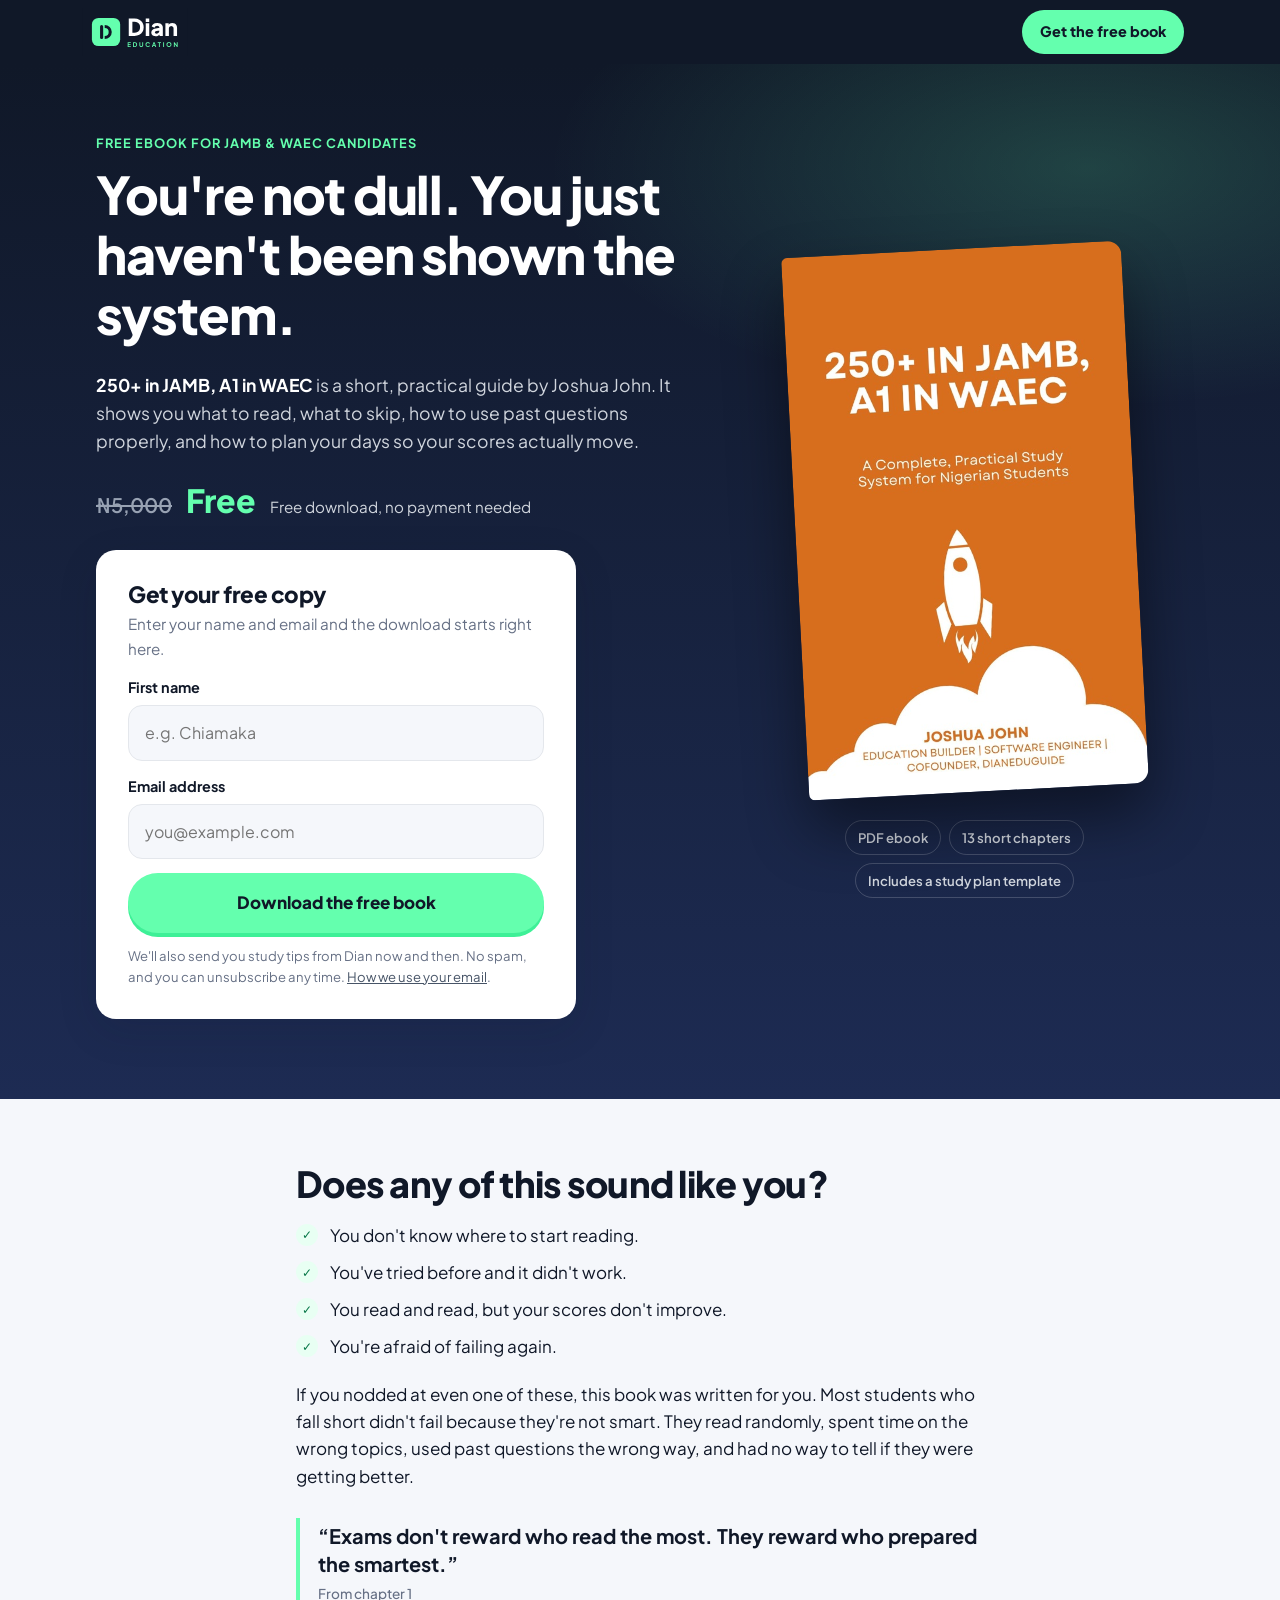
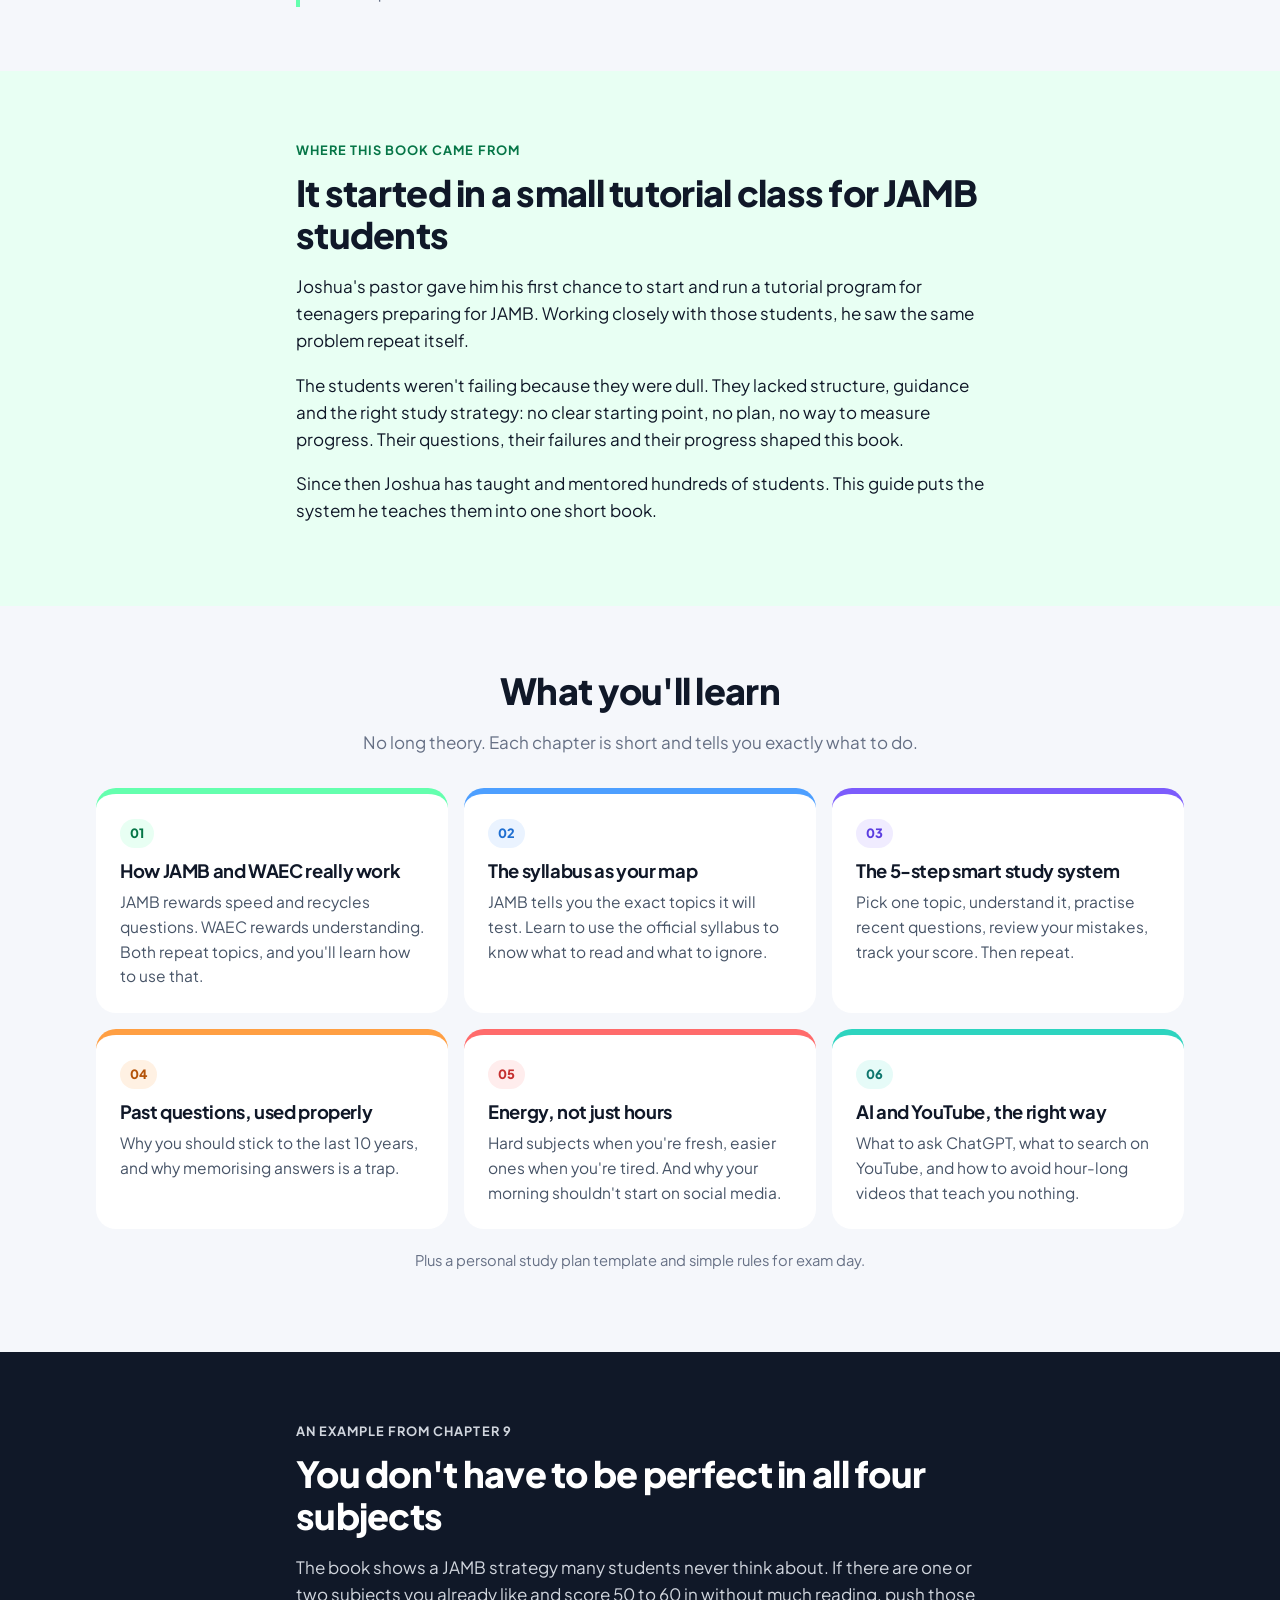
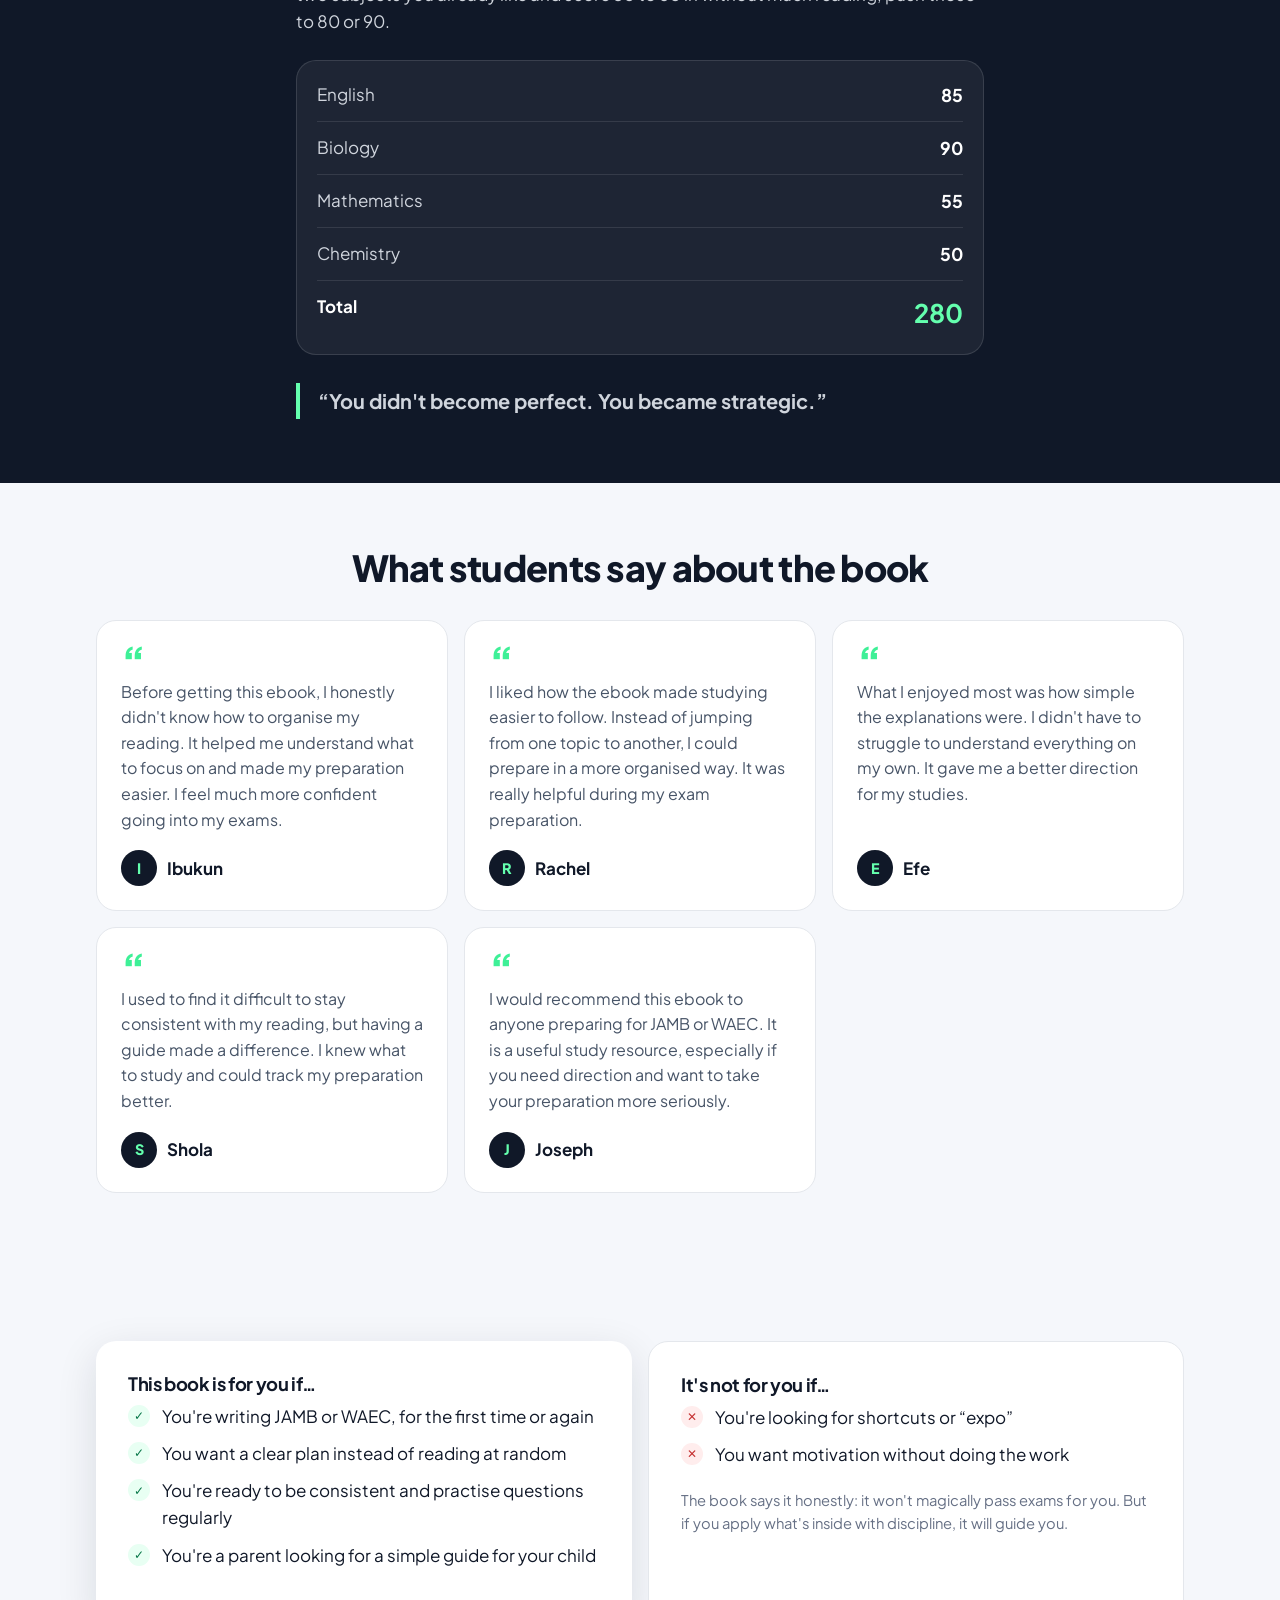
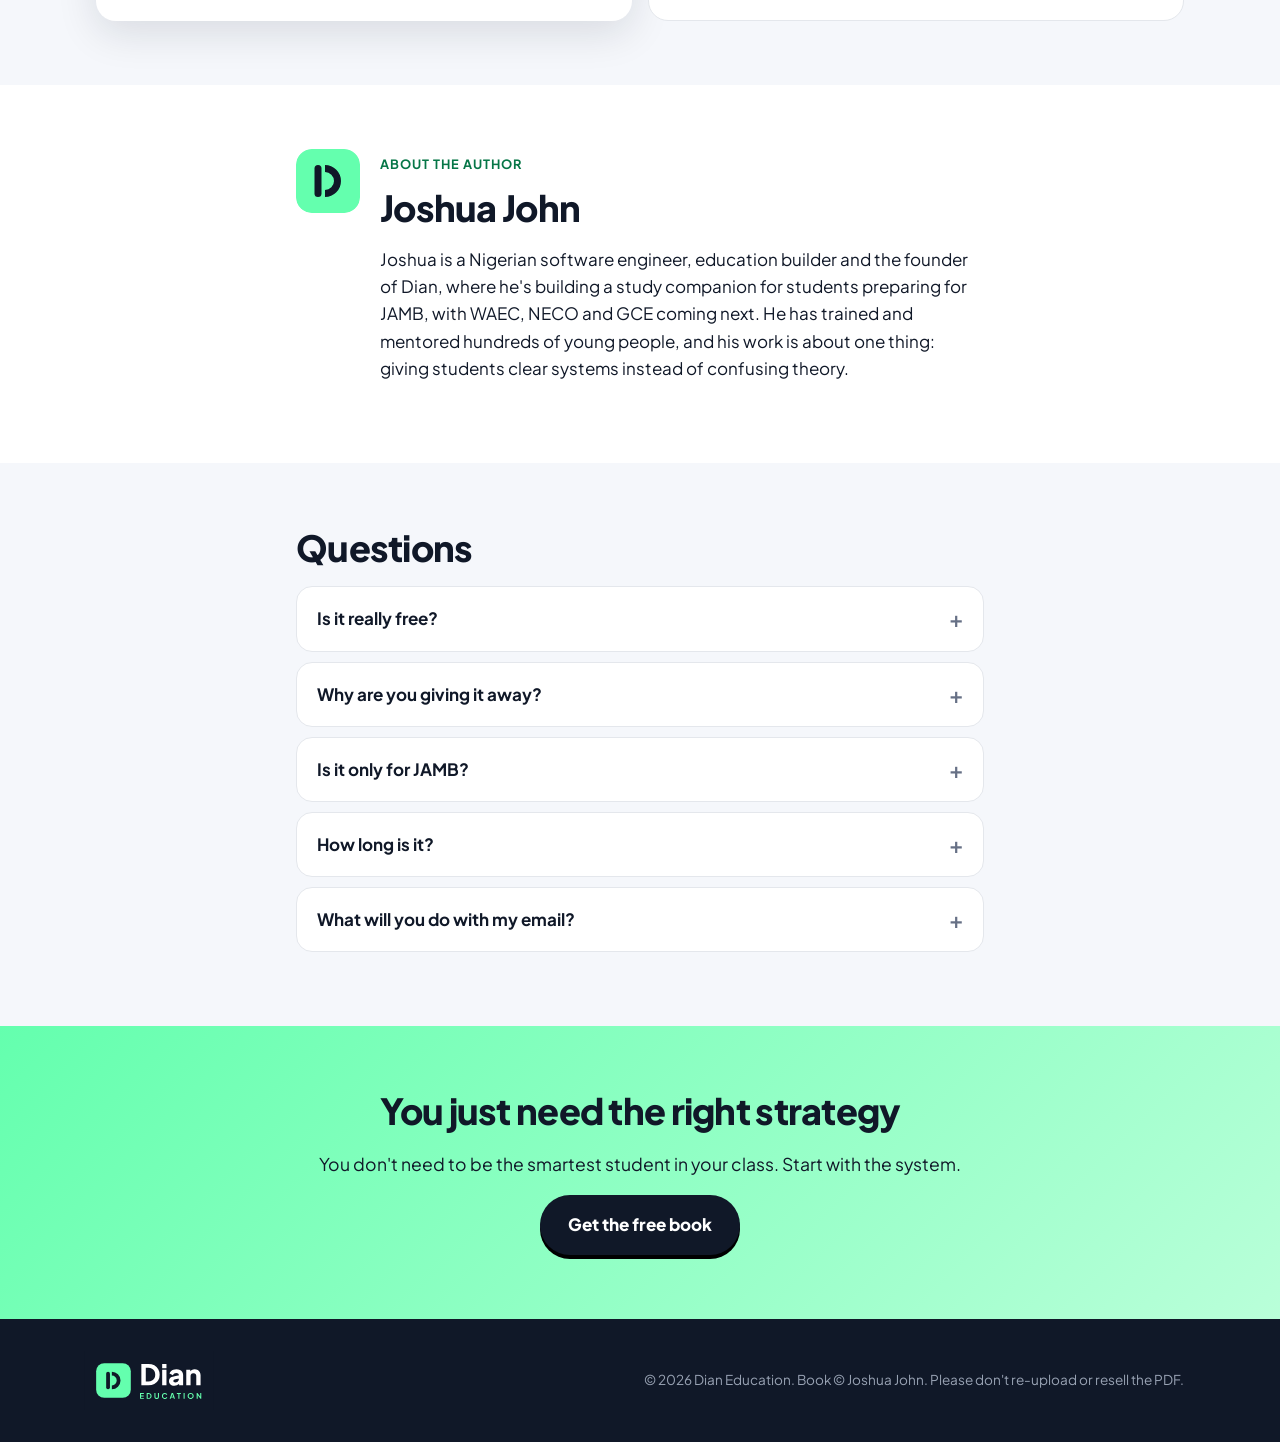
<file: index.html>
<!doctype html>
<html lang="en">
<head>
  <meta charset="utf-8" />
  <meta name="viewport" content="width=device-width, initial-scale=1" />
  <title>250+ in JAMB, A1 in WAEC: free study guide | Dian Education</title>
  <meta name="description" content="A short, practical guide for JAMB and WAEC candidates by Joshua John: what to read, what to skip, and how to use past questions properly. Free download." />
  <meta name="theme-color" content="#101828" />
  <link rel="icon" href="assets/favicon.svg" type="image/svg+xml" />
  <link rel="apple-touch-icon" href="assets/icon-192.png" />

  <!-- Link previews (Instagram DMs, WhatsApp, Facebook). Replace example.com with your real domain once it's live. -->
  <meta property="og:type" content="website" />
  <meta property="og:title" content="250+ in JAMB, A1 in WAEC (free study guide)" />
  <meta property="og:description" content="You're not dull. You just haven't been shown the system. A free, practical guide for JAMB and WAEC candidates." />
  <meta property="og:image" content="https://example.com/assets/book-cover.jpg" />
  <meta name="twitter:card" content="summary_large_image" />

  <link rel="preconnect" href="https://fonts.googleapis.com" />
  <link rel="preconnect" href="https://fonts.gstatic.com" crossorigin />
  <link href="https://fonts.googleapis.com/css2?family=Plus+Jakarta+Sans:wght@400;500;600;700;800&display=swap" rel="stylesheet" />
  <link rel="stylesheet" href="styles.css" />
</head>
<body>

  <header class="topbar">
    <div class="wrap topbar__inner">
      <a href="#" class="topbar__logo" aria-label="Dian Education home">
        <img src="assets/logo-dark.svg" alt="Dian Education" width="150" height="68" />
      </a>
      <a href="#get-book" class="btn btn--small">Get the free book</a>
    </div>
  </header>

  <main>
    <!-- ============ HERO + FORM ============ -->
    <section class="hero">
      <div class="wrap hero__grid">
        <div class="hero__copy">
          <p class="eyebrow">Free ebook for JAMB &amp; WAEC candidates</p>
          <h1>You're not dull. You just haven't been shown the system.</h1>
          <p class="lede">
            <strong>250+ in JAMB, A1 in WAEC</strong> is a short, practical guide by Joshua John.
            It shows you what to read, what to skip, how to use past questions properly,
            and how to plan your days so your scores actually move.
          </p>

          <div class="price" aria-label="Price: was 5,000 naira, now free">
            <s class="price__old">₦5,000</s>
            <span class="price__new">Free</span>
            <span class="price__note">Free download, no payment needed</span>
          </div>

          <div class="card form-card" id="get-book">
            <form id="lead-form" novalidate>
              <h2 class="form-card__title">Get your free copy</h2>
              <p class="form-card__sub">Enter your name and email and the download starts right here.</p>

              <label class="field">
                <span>First name</span>
                <input type="text" name="name" autocomplete="given-name" maxlength="60" required placeholder="e.g. Chiamaka" />
              </label>
              <label class="field">
                <span>Email address</span>
                <input type="email" name="email" autocomplete="email" inputmode="email" maxlength="120" required placeholder="you@example.com" />
              </label>

              <!-- Spam trap: people never see this field; bots fill it in. -->
              <label class="hp" aria-hidden="true">
                Leave this empty
                <input type="text" name="company" tabindex="-1" autocomplete="off" />
              </label>

              <p class="form-error" role="alert" hidden></p>

              <button type="submit" class="btn btn--block">
                <span class="btn__label">Download the free book</span>
              </button>
              <p class="fine">
                We'll also send you study tips from Dian now and then. No spam, and you can unsubscribe any time.
                <a href="#privacy">How we use your email</a>.
              </p>
            </form>

            <div class="success" id="success" hidden tabindex="-1">
              <div class="success__icon" aria-hidden="true">✓</div>
              <h2 class="form-card__title">Here you go, <span id="success-name">friend</span>.</h2>
              <p>Your copy of <strong>250+ in JAMB, A1 in WAEC</strong> is ready.</p>
              <a class="btn btn--block" id="download-link" href="assets/250-in-JAMB-A1-in-WAEC-Joshua-John.pdf" download>
                Download the PDF
              </a>
              <p class="fine">
                Tip from the book: read one chapter at a time and do the practical parts before moving on.
                Don't rush it.
              </p>
            </div>
          </div>
        </div>

        <div class="hero__book">
          <img src="assets/book-cover.jpg" alt="Cover of 250+ in JAMB, A1 in WAEC by Joshua John" width="564" height="900" />
          <ul class="book-facts">
            <li>PDF ebook</li>
            <li>13 short chapters</li>
            <li>Includes a study plan template</li>
          </ul>
        </div>
      </div>
    </section>

    <!-- ============ SOUND FAMILIAR ============ -->
    <section class="section">
      <div class="wrap narrow">
        <h2>Does any of this sound like you?</h2>
        <ul class="checklist">
          <li>You don't know where to start reading.</li>
          <li>You've tried before and it didn't work.</li>
          <li>You read and read, but your scores don't improve.</li>
          <li>You're afraid of failing again.</li>
        </ul>
        <p>
          If you nodded at even one of these, this book was written for you. Most students who
          fall short didn't fail because they're not smart. They read randomly, spent time on the
          wrong topics, used past questions the wrong way, and had no way to tell if they were
          getting better.
        </p>
        <p class="pull">
          “Exams don't reward who read the most. They reward who prepared the smartest.”
          <span>From chapter 1</span>
        </p>
      </div>
    </section>

    <!-- ============ STORY ============ -->
    <section class="section section--mint">
      <div class="wrap narrow">
        <p class="eyebrow eyebrow--dark">Where this book came from</p>
        <h2>It started in a small tutorial class for JAMB students</h2>
        <p>
          Joshua's pastor gave him his first chance to start and run a tutorial program for
          teenagers preparing for JAMB. Working closely with those students, he saw
          the same problem repeat itself.
        </p>
        <p>
          The students weren't failing because they were dull. They lacked structure, guidance
          and the right study strategy: no clear starting point, no plan, no way to measure
          progress. Their questions, their failures and their progress shaped this book.
        </p>
        <p>
          Since then Joshua has taught and mentored hundreds of students. This guide puts the
          system he teaches them into one short book.
        </p>
      </div>
    </section>

    <!-- ============ WHAT'S INSIDE ============ -->
    <section class="section">
      <div class="wrap">
        <h2 class="center">What you'll learn</h2>
        <p class="center muted">No long theory. Each chapter is short and tells you exactly what to do.</p>
        <div class="grid">
          <article class="tile tile--green">
            <span class="tile__num">01</span>
            <h3>How JAMB and WAEC really work</h3>
            <p>JAMB rewards speed and recycles questions. WAEC rewards understanding. Both repeat topics, and you'll learn how to use that.</p>
          </article>
          <article class="tile tile--blue">
            <span class="tile__num">02</span>
            <h3>The syllabus as your map</h3>
            <p>JAMB tells you the exact topics it will test. Learn to use the official syllabus to know what to read and what to ignore.</p>
          </article>
          <article class="tile tile--purple">
            <span class="tile__num">03</span>
            <h3>The 5-step smart study system</h3>
            <p>Pick one topic, understand it, practise recent questions, review your mistakes, track your score. Then repeat.</p>
          </article>
          <article class="tile tile--orange">
            <span class="tile__num">04</span>
            <h3>Past questions, used properly</h3>
            <p>Why you should stick to the last 10 years, and why memorising answers is a trap.</p>
          </article>
          <article class="tile tile--coral">
            <span class="tile__num">05</span>
            <h3>Energy, not just hours</h3>
            <p>Hard subjects when you're fresh, easier ones when you're tired. And why your morning shouldn't start on social media.</p>
          </article>
          <article class="tile tile--teal">
            <span class="tile__num">06</span>
            <h3>AI and YouTube, the right way</h3>
            <p>What to ask ChatGPT, what to search on YouTube, and how to avoid hour-long videos that teach you nothing.</p>
          </article>
        </div>
        <p class="center muted small">Plus a personal study plan template and simple rules for exam day.</p>
      </div>
    </section>

    <!-- ============ STRENGTH EXAMPLE ============ -->
    <section class="section section--navy">
      <div class="wrap narrow">
        <p class="eyebrow">An example from chapter 9</p>
        <h2>You don't have to be perfect in all four subjects</h2>
        <p>
          The book shows a JAMB strategy many students never think about. If there are one or two
          subjects you already like and score 50 to 60 in without much reading, push those to 80 or 90.
        </p>
        <div class="score">
          <div class="score__row"><span>English</span><b>85</b></div>
          <div class="score__row"><span>Biology</span><b>90</b></div>
          <div class="score__row"><span>Mathematics</span><b>55</b></div>
          <div class="score__row"><span>Chemistry</span><b>50</b></div>
          <div class="score__row score__total"><span>Total</span><b>280</b></div>
        </div>
        <p class="pull pull--light">
          “You didn't become perfect. You became strategic.”
        </p>
      </div>
    </section>

    <!-- ============ STUDENTS ============
         Only use words a student actually said or approved, with their OK to show their name.
         To hide the section again, add the word "hidden" to the <section> line below. -->
    <section class="section" id="students">
      <div class="wrap">
        <h2 class="center">What students say about the book</h2>
        <div class="grid quotes">
          <figure class="quote"><blockquote>Before getting this ebook, I honestly didn't know how to organise my reading. It helped me understand what to focus on and made my preparation easier. I feel much more confident going into my exams.</blockquote><figcaption><span class="avatar" aria-hidden="true">I</span>Ibukun</figcaption></figure>
          <figure class="quote"><blockquote>I liked how the ebook made studying easier to follow. Instead of jumping from one topic to another, I could prepare in a more organised way. It was really helpful during my exam preparation.</blockquote><figcaption><span class="avatar" aria-hidden="true">R</span>Rachel</figcaption></figure>
          <figure class="quote"><blockquote>What I enjoyed most was how simple the explanations were. I didn't have to struggle to understand everything on my own. It gave me a better direction for my studies.</blockquote><figcaption><span class="avatar" aria-hidden="true">E</span>Efe</figcaption></figure>
          <figure class="quote"><blockquote>I used to find it difficult to stay consistent with my reading, but having a guide made a difference. I knew what to study and could track my preparation better.</blockquote><figcaption><span class="avatar" aria-hidden="true">S</span>Shola</figcaption></figure>
          <figure class="quote"><blockquote>I would recommend this ebook to anyone preparing for JAMB or WAEC. It is a useful study resource, especially if you need direction and want to take your preparation more seriously.</blockquote><figcaption><span class="avatar" aria-hidden="true">J</span>Joseph</figcaption></figure>
        </div>
      </div>
    </section>

    <!-- ============ WHO IT'S FOR ============ -->
    <section class="section">
      <div class="wrap two-col">
        <div class="card">
          <h3>This book is for you if…</h3>
          <ul class="checklist">
            <li>You're writing JAMB or WAEC, for the first time or again</li>
            <li>You want a clear plan instead of reading at random</li>
            <li>You're ready to be consistent and practise questions regularly</li>
            <li>You're a parent looking for a simple guide for your child</li>
          </ul>
        </div>
        <div class="card card--plain">
          <h3>It's not for you if…</h3>
          <ul class="crosslist">
            <li>You're looking for shortcuts or “expo”</li>
            <li>You want motivation without doing the work</li>
          </ul>
          <p class="muted small">
            The book says it honestly: it won't magically pass exams for you. But if you apply
            what's inside with discipline, it will guide you.
          </p>
        </div>
      </div>
    </section>

    <!-- ============ AUTHOR ============ -->
    <section class="section section--soft">
      <div class="wrap narrow author">
        <img src="assets/favicon.svg" alt="" width="64" height="64" class="author__mark" />
        <div>
          <p class="eyebrow eyebrow--dark">About the author</p>
          <h2>Joshua John</h2>
          <p>
            Joshua is a Nigerian software engineer, education builder and the founder of Dian,
            where he's building a study companion for students preparing for JAMB, with WAEC, NECO
            and GCE coming next. He has trained and mentored hundreds of young people, and his
            work is about one thing: giving students clear systems instead of confusing theory.
          </p>
        </div>
      </div>
    </section>

    <!-- ============ FAQ ============ -->
    <section class="section">
      <div class="wrap narrow">
        <h2>Questions</h2>
        <details>
          <summary>Is it really free?</summary>
          <p>Yes. The book normally sells for ₦5,000, but right now you can download it for free. No card, no payment later.</p>
        </details>
        <details>
          <summary>Why are you giving it away?</summary>
          <p>We're building Dian to help Nigerian students prepare for exams with a clear plan. This book is the same thinking in a form you can use today, and we'd rather you start with the right system than pay to find it.</p>
        </details>
        <details>
          <summary>Is it only for JAMB?</summary>
          <p>No. It covers JAMB and WAEC. Chapter 9 has a strategy made just for JAMB, and everything else works for both.</p>
        </details>
        <details>
          <summary>How long is it?</summary>
          <p>It's short on purpose: 13 chapters you can read one at a time. The book asks you to apply each chapter before moving on, so take your time.</p>
        </details>
        <details id="privacy">
          <summary>What will you do with my email?</summary>
          <p>We'll use it to send you the book and occasional study tips and updates from Dian Education. We won't sell or share it. Every email has an unsubscribe link, or you can ask us to delete your details at any time.</p>
        </details>
      </div>
    </section>

    <!-- ============ FINAL CTA ============ -->
    <section class="section section--cta">
      <div class="wrap narrow center">
        <h2>You just need the right strategy</h2>
        <p>You don't need to be the smartest student in your class. Start with the system.</p>
        <a href="#get-book" class="btn">Get the free book</a>
      </div>
    </section>
  </main>

  <footer class="footer">
    <div class="wrap footer__inner">
      <img src="assets/logo-dark.svg" alt="Dian Education" width="130" height="59" />
      <p>© <span id="year">2026</span> Dian Education. Book © Joshua John. Please don't re-upload or resell the PDF.</p>
    </div>
  </footer>

  <script src="config.js"></script>
  <script src="app.js"></script>
</body>
</html>
</file>
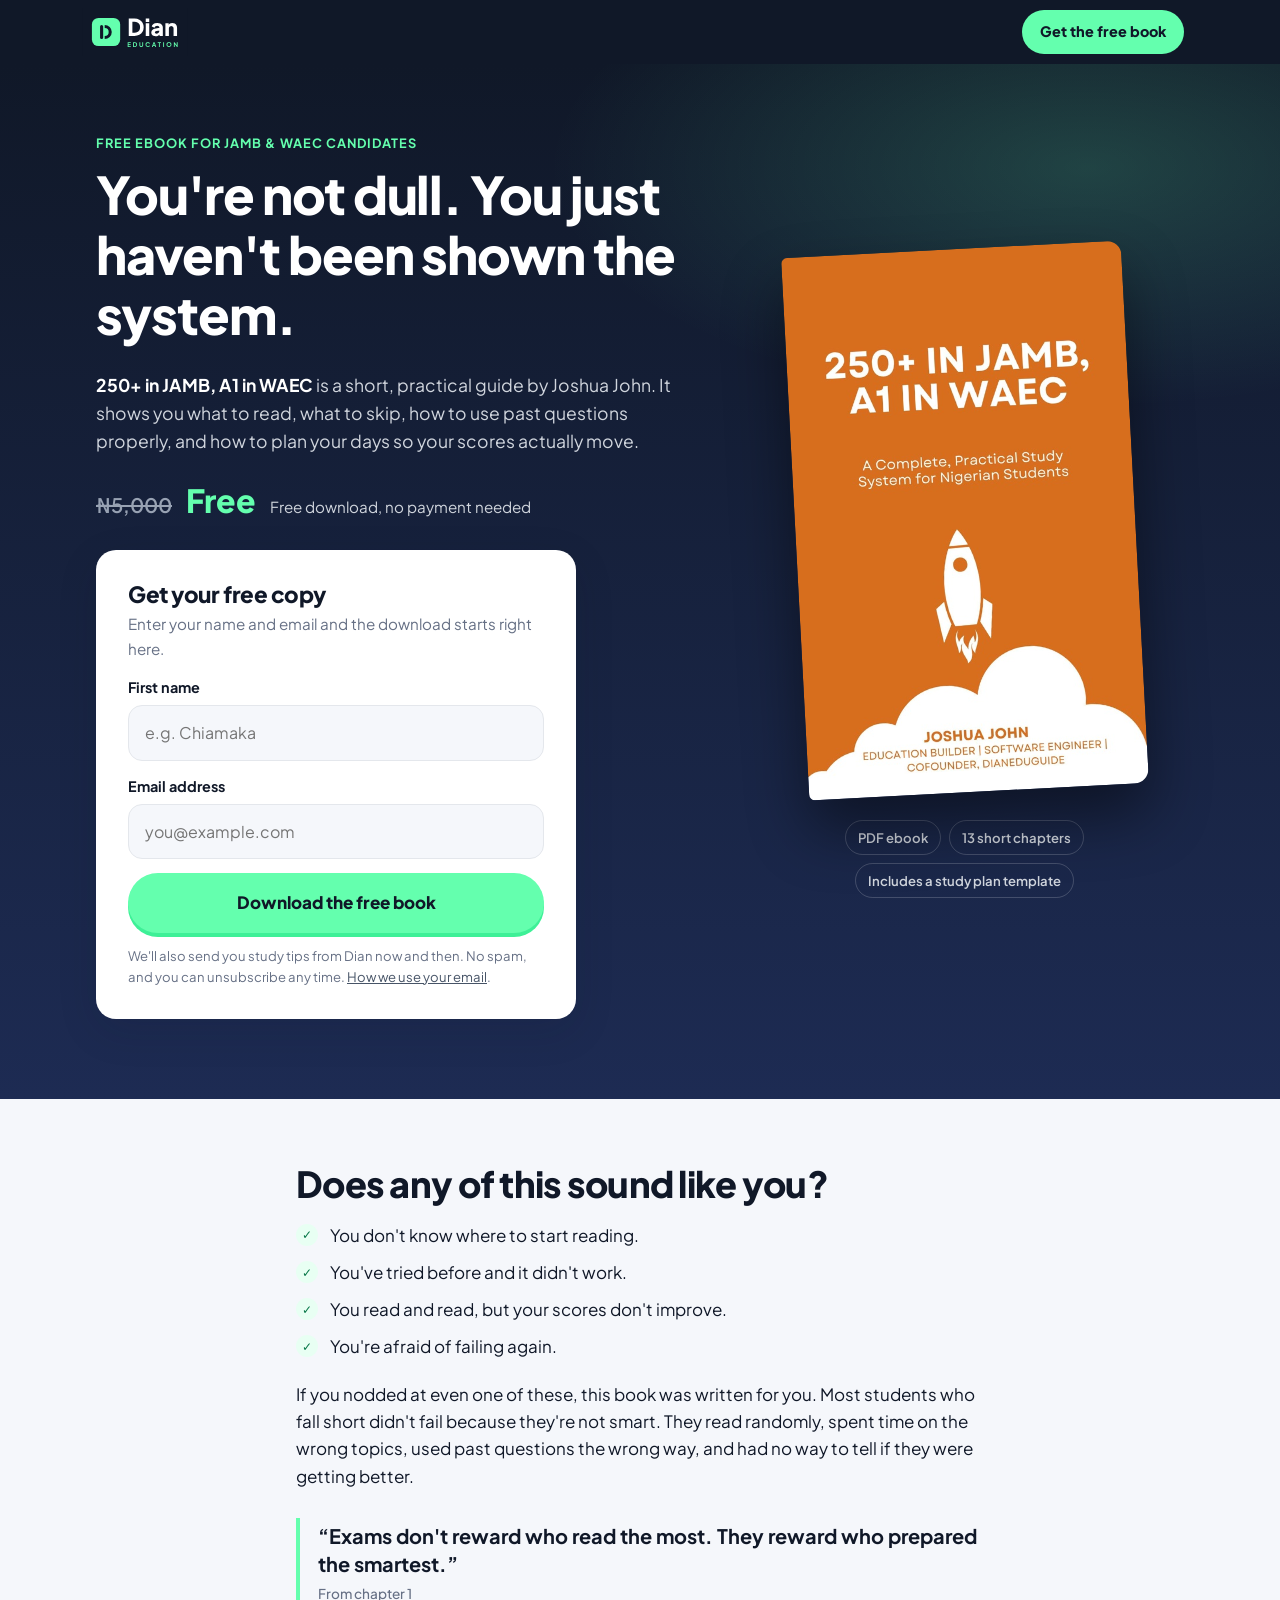
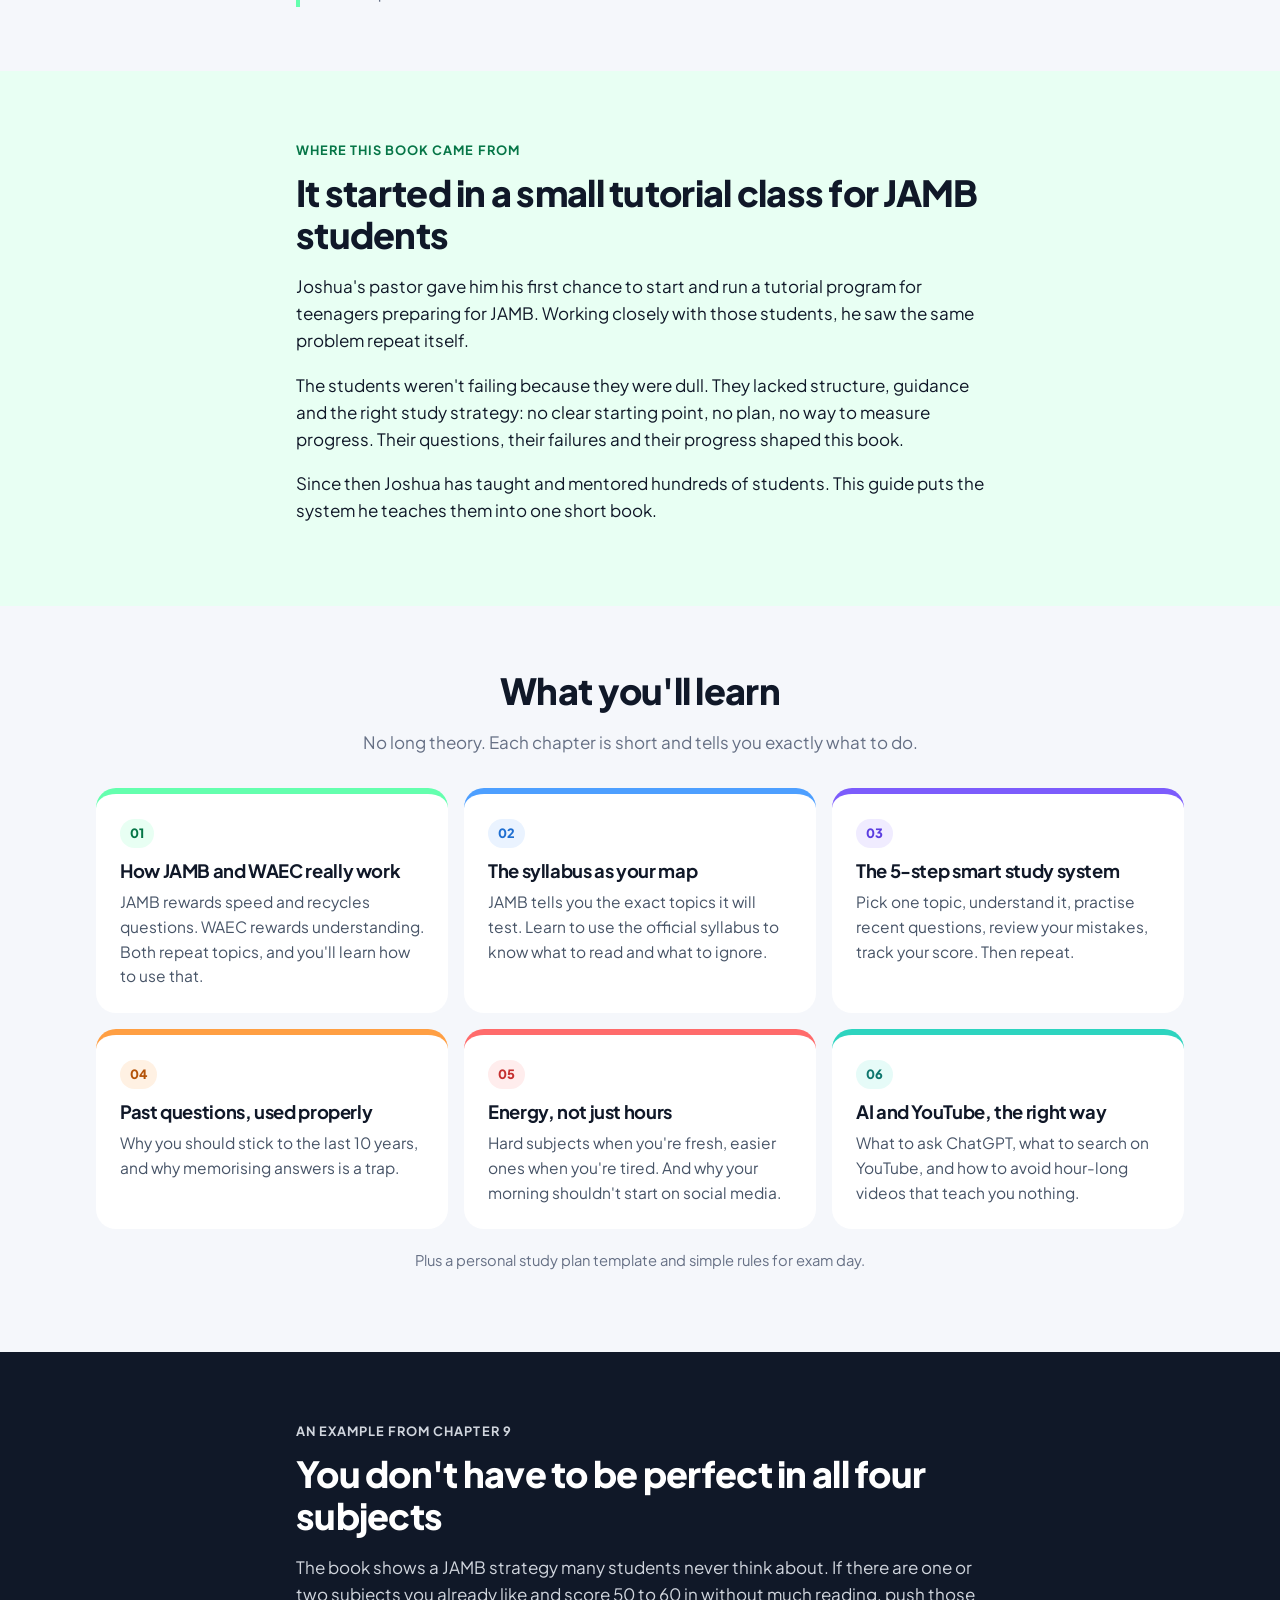
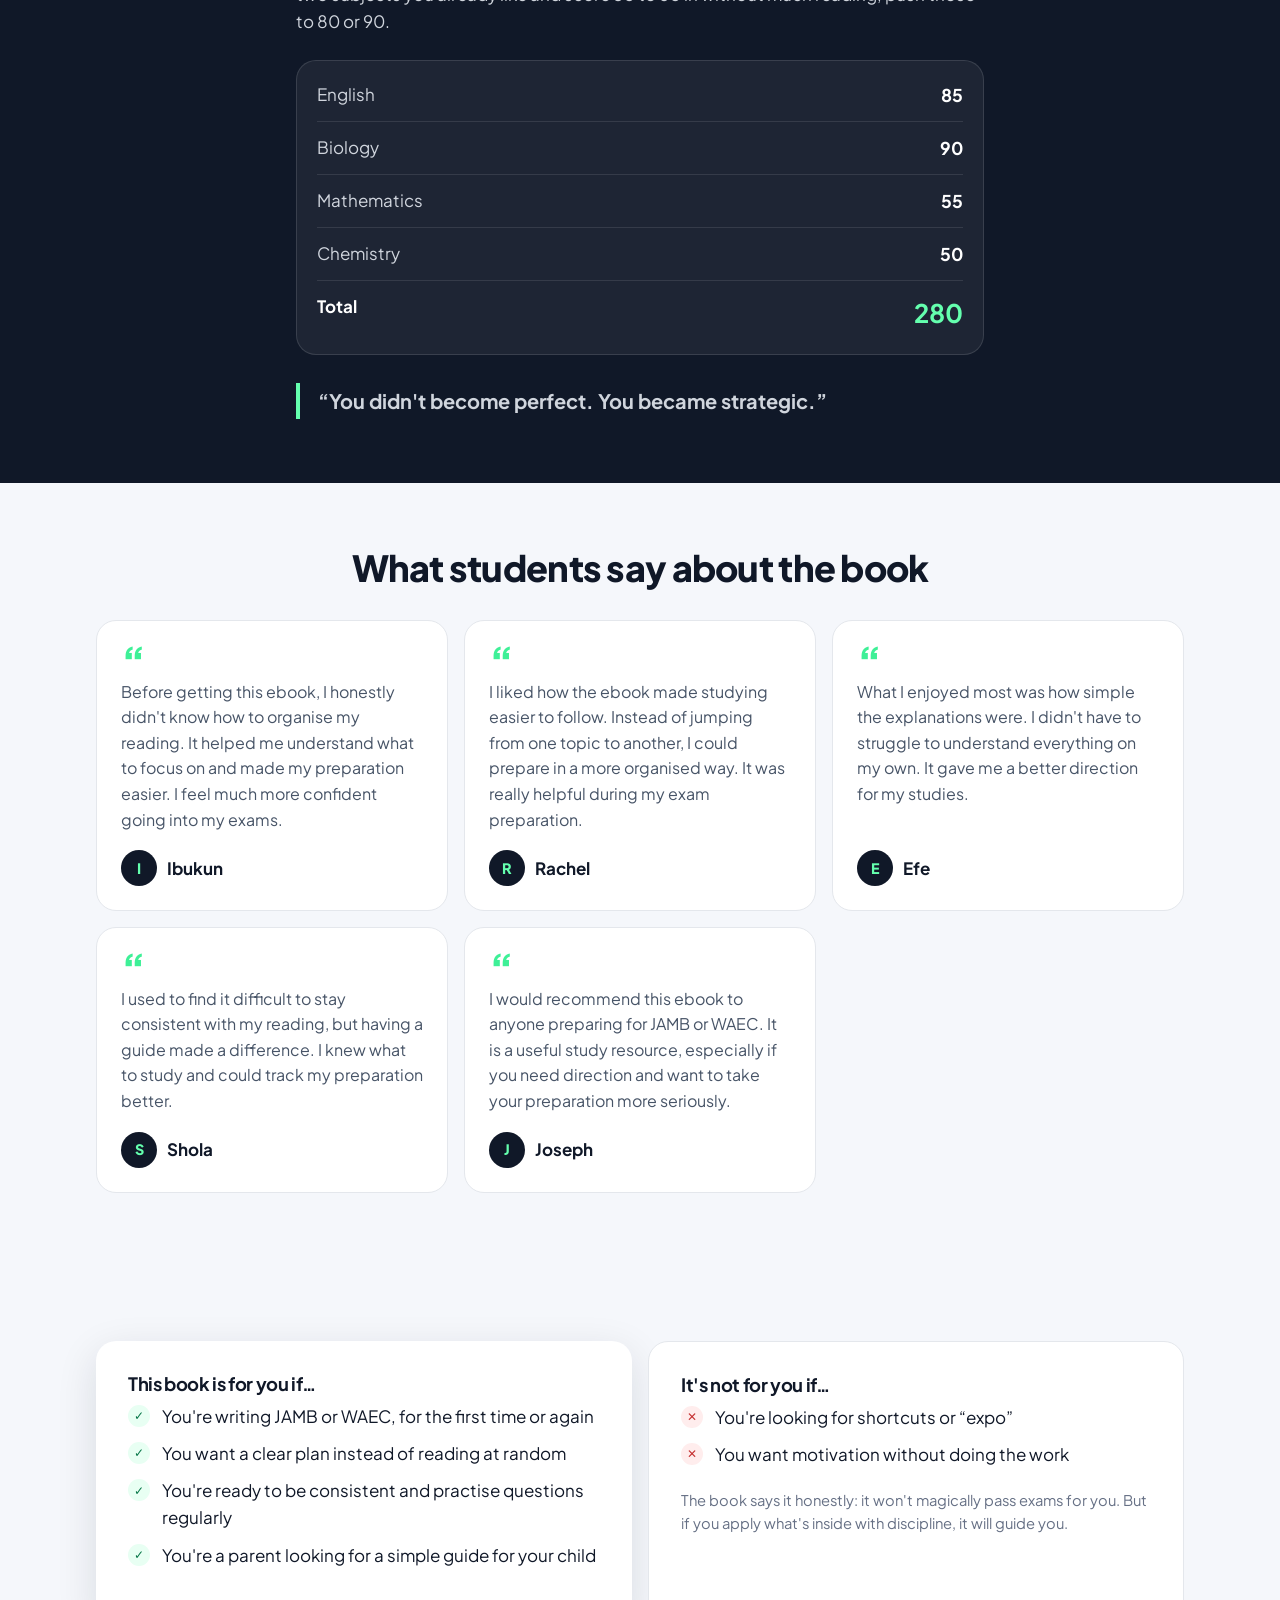
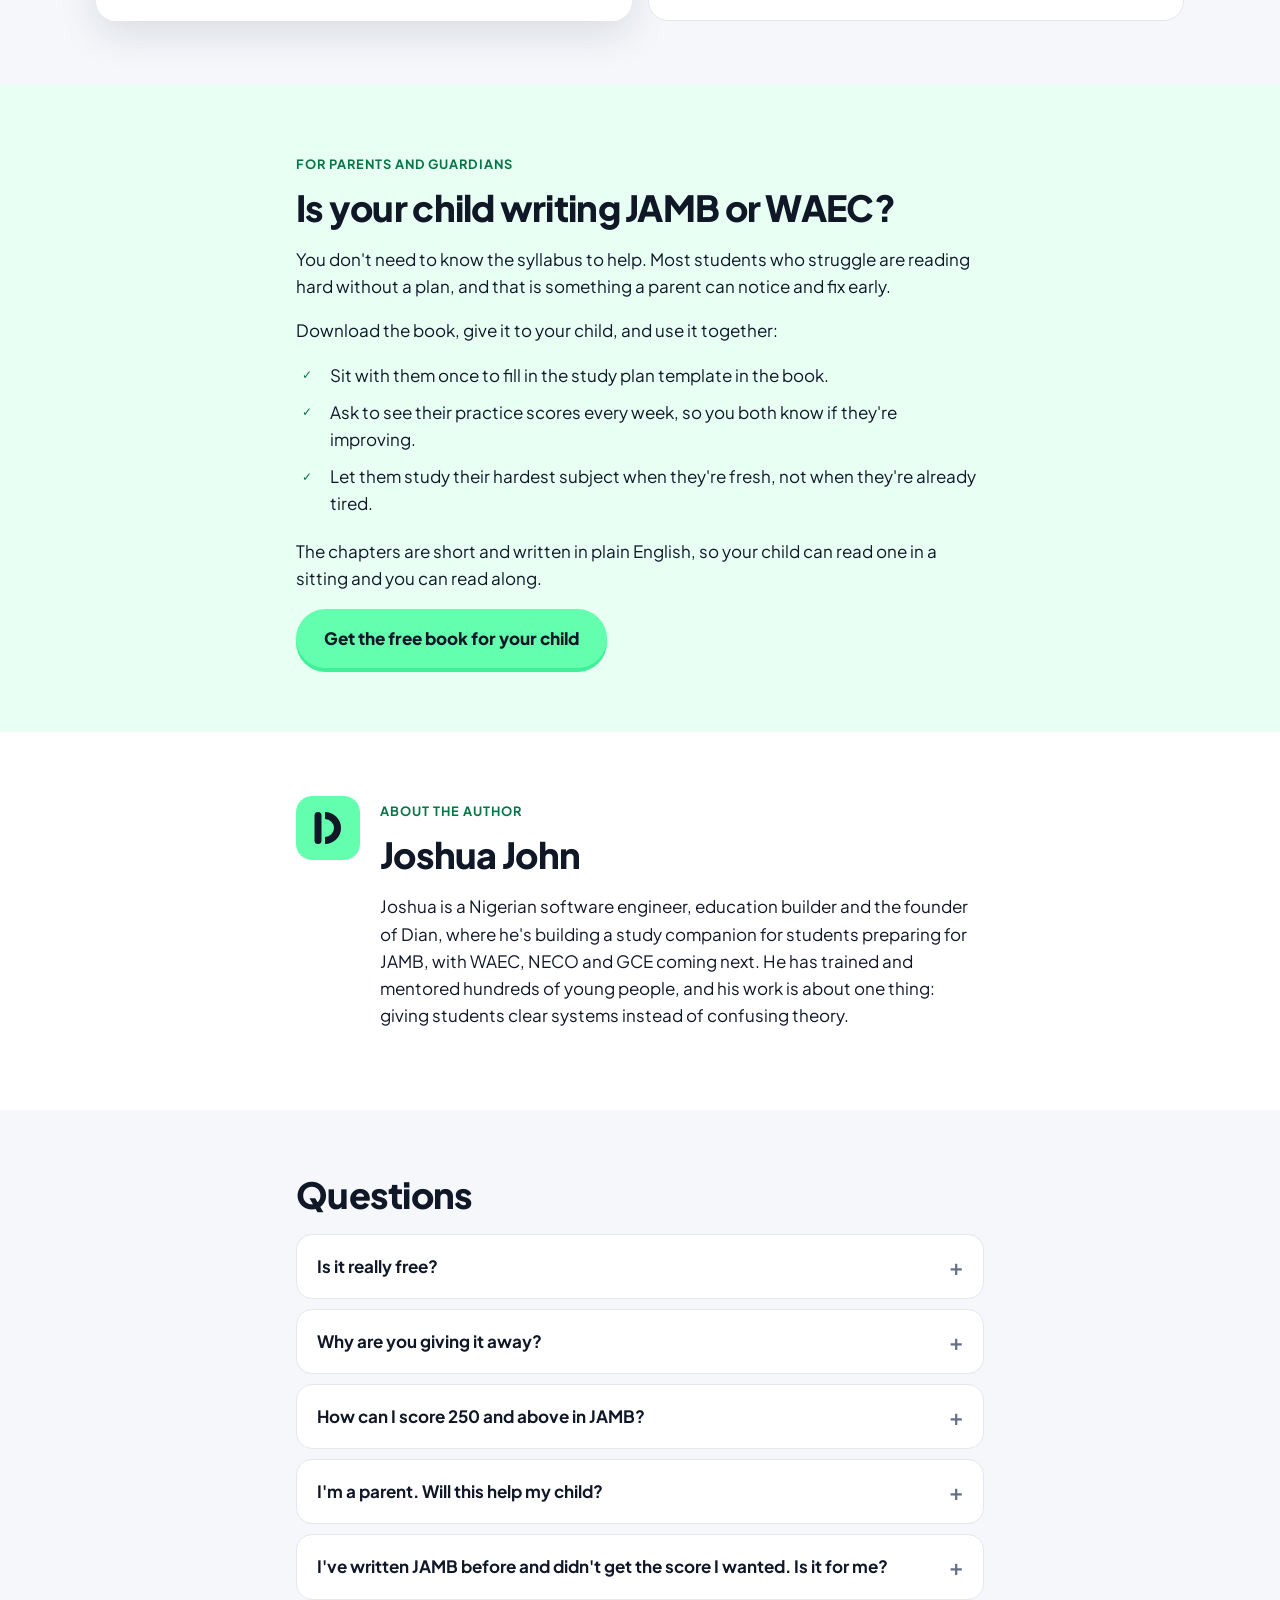
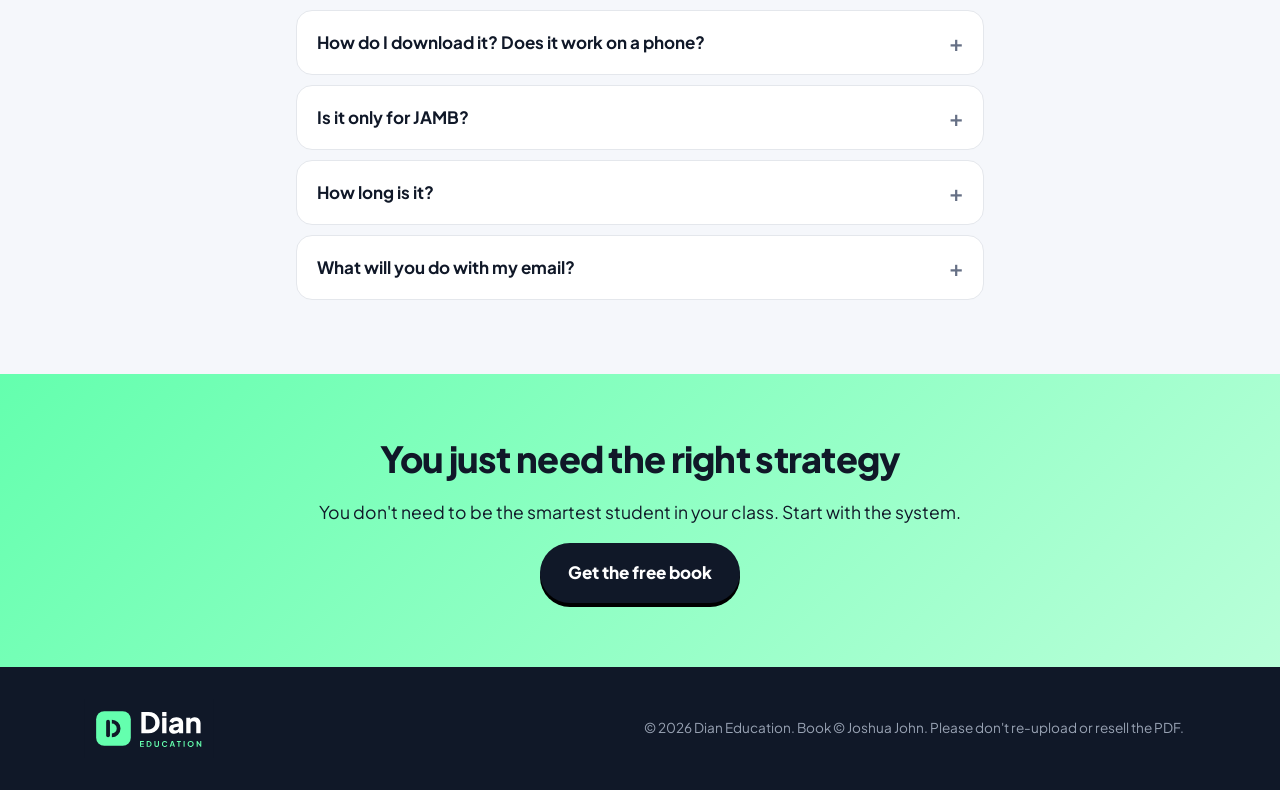
<file: public/index.html>
<!doctype html>
<html lang="en-NG">
<head>
  <meta charset="utf-8" />
  <meta name="viewport" content="width=device-width, initial-scale=1" />
  <title>Score 250+ in JAMB, A1 in WAEC: Free Study Guide PDF | Dian Education</title>
  <meta name="description" content="Free ebook for JAMB and WAEC candidates and their parents. Learn what to read, how to use past questions and how to plan your study days. Download the PDF." />
  <link rel="canonical" href="https://dianeducation.com/" />
  <meta name="robots" content="index, follow, max-image-preview:large, max-snippet:-1" />
  <meta name="author" content="Joshua John" />
  <meta name="theme-color" content="#101828" />
  <link rel="icon" href="assets/favicon.svg" type="image/svg+xml" />
  <link rel="apple-touch-icon" href="assets/icon-192.png" />

  <!-- Link previews (Instagram DMs, WhatsApp, Facebook, X). -->
  <meta property="og:type" content="website" />
  <meta property="og:site_name" content="Dian Education" />
  <meta property="og:locale" content="en_NG" />
  <meta property="og:url" content="https://dianeducation.com/" />
  <meta property="og:title" content="250+ in JAMB, A1 in WAEC: free study guide" />
  <meta property="og:description" content="You're not dull. You just haven't been shown the system. A free, practical guide for JAMB and WAEC candidates and their parents." />
  <meta property="og:image" content="https://dianeducation.com/assets/share.jpg" />
  <meta property="og:image:width" content="1200" />
  <meta property="og:image:height" content="630" />
  <meta property="og:image:alt" content="250+ in JAMB, A1 in WAEC, a free study guide by Joshua John" />
  <meta name="twitter:card" content="summary_large_image" />
  <meta name="twitter:title" content="250+ in JAMB, A1 in WAEC: free study guide" />
  <meta name="twitter:description" content="A free, practical guide for JAMB and WAEC candidates and their parents." />
  <meta name="twitter:image" content="https://dianeducation.com/assets/share.jpg" />

  <!-- Tells Google and AI assistants what this page is: a free book, its author, and the FAQ below. -->
  <script type="application/ld+json">
{
  "@context": "https://schema.org",
  "@graph": [
    {
      "@type": "Organization",
      "@id": "https://dianeducation.com/#org",
      "name": "Dian Education",
      "url": "https://dianeducation.com/",
      "logo": {
        "@type": "ImageObject",
        "url": "https://dianeducation.com/assets/icon-512.png",
        "width": 512,
        "height": 512
      },
      "founder": {
        "@id": "https://dianeducation.com/#author"
      },
      "description": "Dian Education helps Nigerian students prepare for JAMB with a clear study plan, with WAEC, NECO and GCE coming next."
    },
    {
      "@type": "WebSite",
      "@id": "https://dianeducation.com/#website",
      "url": "https://dianeducation.com/",
      "name": "Dian Education",
      "publisher": {
        "@id": "https://dianeducation.com/#org"
      },
      "inLanguage": "en-NG"
    },
    {
      "@type": "Person",
      "@id": "https://dianeducation.com/#author",
      "name": "Joshua John",
      "jobTitle": "Founder, Dian Education",
      "description": "Nigerian software engineer and education builder who has trained and mentored hundreds of young people.",
      "worksFor": {
        "@id": "https://dianeducation.com/#org"
      }
    },
    {
      "@type": "WebPage",
      "@id": "https://dianeducation.com/#webpage",
      "url": "https://dianeducation.com/",
      "name": "Score 250+ in JAMB, A1 in WAEC: Free Study Guide PDF | Dian Education",
      "description": "Free ebook for JAMB and WAEC candidates and their parents. Learn what to read, how to use past questions and how to plan your study days. Download the PDF.",
      "inLanguage": "en-NG",
      "isPartOf": {
        "@id": "https://dianeducation.com/#website"
      },
      "about": {
        "@id": "https://dianeducation.com/#book"
      },
      "primaryImageOfPage": {
        "@type": "ImageObject",
        "url": "https://dianeducation.com/assets/share.jpg",
        "width": 1200,
        "height": 630
      }
    },
    {
      "@type": "Book",
      "@id": "https://dianeducation.com/#book",
      "name": "250+ in JAMB, A1 in WAEC",
      "alternateName": "250+ in JAMB, A1 in WAEC: A Complete, Practical Study System for Nigerian Students",
      "description": "A short, practical study guide for JAMB UTME and WAEC candidates: how the exams work, how to use the syllabus and past questions, a 5-step study system, and a personal study plan template.",
      "author": {
        "@id": "https://dianeducation.com/#author"
      },
      "publisher": {
        "@id": "https://dianeducation.com/#org"
      },
      "inLanguage": "en",
      "url": "https://dianeducation.com/",
      "image": "https://dianeducation.com/assets/book-cover.jpg",
      "bookFormat": "https://schema.org/EBook",
      "numberOfPages": 56,
      "genre": "Study guide",
      "isAccessibleForFree": true,
      "about": [
        "JAMB UTME",
        "WAEC WASSCE",
        "Exam preparation",
        "Study skills"
      ],
      "audience": {
        "@type": "EducationalAudience",
        "educationalRole": [
          "student",
          "parent"
        ],
        "geographicArea": {
          "@type": "Country",
          "name": "Nigeria"
        }
      },
      "offers": {
        "@type": "Offer",
        "price": "0",
        "priceCurrency": "NGN",
        "availability": "https://schema.org/InStock",
        "url": "https://dianeducation.com/"
      }
    },
    {
      "@type": "FAQPage",
      "@id": "https://dianeducation.com/#faq",
      "mainEntity": [
        {
          "@type": "Question",
          "name": "Is it really free?",
          "acceptedAnswer": {
            "@type": "Answer",
            "text": "Yes. The book normally sells for ₦5,000, but right now you can download it for free. No card, no payment later."
          }
        },
        {
          "@type": "Question",
          "name": "Why are you giving it away?",
          "acceptedAnswer": {
            "@type": "Answer",
            "text": "We're building Dian to help Nigerian students prepare for exams with a clear plan. This book is the same thinking in a form you can use today, and we'd rather you start with the right system than pay to find it."
          }
        },
        {
          "@type": "Question",
          "name": "How can I score 250 and above in JAMB?",
          "acceptedAnswer": {
            "@type": "Answer",
            "text": "The book's answer is to stop reading at random. Use the official JAMB syllabus to see exactly which topics are tested, study one topic at a time, practise questions from the last 10 years, review your mistakes, and track your scores. Chapter 9 also shows how pushing your one or two strongest subjects to 80 or 90 lifts your total. No book can promise a score, but this gives you a clear plan to work with."
          }
        },
        {
          "@type": "Question",
          "name": "I'm a parent. Will this help my child?",
          "acceptedAnswer": {
            "@type": "Answer",
            "text": "Yes. It's written for students, but parents use it to help a child build a study plan and to check progress every week. It's free, so you can download it and read it together."
          }
        },
        {
          "@type": "Question",
          "name": "I've written JAMB before and didn't get the score I wanted. Is it for me?",
          "acceptedAnswer": {
            "@type": "Answer",
            "text": "Yes. The book was shaped by students who had tried before and felt stuck. It focuses on what usually goes wrong, such as reading without the syllabus and memorising past-question answers, and what to do instead."
          }
        },
        {
          "@type": "Question",
          "name": "How do I download it? Does it work on a phone?",
          "acceptedAnswer": {
            "@type": "Answer",
            "text": "Enter your first name and email in the form on this page and the PDF downloads straight away. It opens on any phone, tablet or computer. The download link works for one hour; if it expires, enter your details again for a fresh one."
          }
        },
        {
          "@type": "Question",
          "name": "Is it only for JAMB?",
          "acceptedAnswer": {
            "@type": "Answer",
            "text": "No. It covers JAMB and WAEC. Chapter 9 has a strategy made just for JAMB, and everything else works for both."
          }
        },
        {
          "@type": "Question",
          "name": "How long is it?",
          "acceptedAnswer": {
            "@type": "Answer",
            "text": "It's short on purpose: 13 chapters you can read one at a time. The book asks you to apply each chapter before moving on, so take your time."
          }
        },
        {
          "@type": "Question",
          "name": "What will you do with my email?",
          "acceptedAnswer": {
            "@type": "Answer",
            "text": "We'll use it to send you the book and occasional study tips and updates from Dian Education. We won't sell or share it. Every email has an unsubscribe link, or you can ask us to delete your details at any time."
          }
        }
      ]
    }
  ]
}
  </script>

  <link rel="preconnect" href="https://fonts.googleapis.com" />
  <link rel="preconnect" href="https://fonts.gstatic.com" crossorigin />
  <link href="https://fonts.googleapis.com/css2?family=Plus+Jakarta+Sans:wght@400;500;600;700;800&display=swap" rel="stylesheet" />
  <link rel="stylesheet" href="styles.css" />
</head>
<body>

  <header class="topbar">
    <div class="wrap topbar__inner">
      <a href="#" class="topbar__logo" aria-label="Dian Education home">
        <img src="assets/logo-dark.svg" alt="Dian Education" width="150" height="68" />
      </a>
      <a href="#get-book" class="btn btn--small">Get the free book</a>
    </div>
  </header>

  <main>
    <!-- ============ HERO + FORM ============ -->
    <section class="hero">
      <div class="wrap hero__grid">
        <div class="hero__copy">
          <p class="eyebrow">Free ebook for JAMB &amp; WAEC candidates</p>
          <h1>You're not dull. You just haven't been shown the system.</h1>
          <p class="lede">
            <strong>250+ in JAMB, A1 in WAEC</strong> is a short, practical guide by Joshua John.
            It shows you what to read, what to skip, how to use past questions properly,
            and how to plan your days so your scores actually move.
          </p>

          <div class="price" aria-label="Price: was 5,000 naira, now free">
            <s class="price__old">₦5,000</s>
            <span class="price__new">Free</span>
            <span class="price__note">Free download, no payment needed</span>
          </div>

          <div class="card form-card" id="get-book">
            <form id="lead-form" novalidate>
              <h2 class="form-card__title">Get your free copy</h2>
              <p class="form-card__sub">Enter your name and email and the download starts right here.</p>

              <label class="field">
                <span>First name</span>
                <input type="text" name="name" autocomplete="given-name" maxlength="60" required placeholder="e.g. Chiamaka" />
              </label>
              <label class="field">
                <span>Email address</span>
                <input type="email" name="email" autocomplete="email" inputmode="email" maxlength="120" required placeholder="you@example.com" />
              </label>

              <!-- Spam trap: people never see this field; bots fill it in. -->
              <label class="hp" aria-hidden="true">
                Leave this empty
                <input type="text" name="company" tabindex="-1" autocomplete="off" />
              </label>

              <p class="form-error" role="alert" hidden></p>

              <button type="submit" class="btn btn--block">
                <span class="btn__label">Download the free book</span>
              </button>
              <p class="fine">
                We'll also send you study tips from Dian now and then. No spam, and you can unsubscribe any time.
                <a href="#privacy">How we use your email</a>.
              </p>
            </form>

            <div class="success" id="success" hidden tabindex="-1">
              <div class="success__icon" aria-hidden="true">✓</div>
              <h2 class="form-card__title">Here you go, <span id="success-name">friend</span>.</h2>
              <p>Your copy of <strong>250+ in JAMB, A1 in WAEC</strong> is ready.</p>
              <a class="btn btn--block" id="download-link" href="#get-book">
                Download the PDF
              </a>
              <p class="fine">
                Tip from the book: read one chapter at a time and do the practical parts before moving on.
                Don't rush it.
              </p>
            </div>
          </div>
        </div>

        <div class="hero__book">
          <img src="assets/book-cover.jpg" alt="Cover of the ebook 250+ in JAMB, A1 in WAEC by Joshua John" width="564" height="900" fetchpriority="high" />
          <ul class="book-facts">
            <li>PDF ebook</li>
            <li>13 short chapters</li>
            <li>Includes a study plan template</li>
          </ul>
        </div>
      </div>
    </section>

    <!-- ============ SOUND FAMILIAR ============ -->
    <section class="section">
      <div class="wrap narrow">
        <h2>Does any of this sound like you?</h2>
        <ul class="checklist">
          <li>You don't know where to start reading.</li>
          <li>You've tried before and it didn't work.</li>
          <li>You read and read, but your scores don't improve.</li>
          <li>You're afraid of failing again.</li>
        </ul>
        <p>
          If you nodded at even one of these, this book was written for you. Most students who
          fall short didn't fail because they're not smart. They read randomly, spent time on the
          wrong topics, used past questions the wrong way, and had no way to tell if they were
          getting better.
        </p>
        <p class="pull">
          “Exams don't reward who read the most. They reward who prepared the smartest.”
          <span>From chapter 1</span>
        </p>
      </div>
    </section>

    <!-- ============ STORY ============ -->
    <section class="section section--mint">
      <div class="wrap narrow">
        <p class="eyebrow eyebrow--dark">Where this book came from</p>
        <h2>It started in a small tutorial class for JAMB students</h2>
        <p>
          Joshua's pastor gave him his first chance to start and run a tutorial program for
          teenagers preparing for JAMB. Working closely with those students, he saw
          the same problem repeat itself.
        </p>
        <p>
          The students weren't failing because they were dull. They lacked structure, guidance
          and the right study strategy: no clear starting point, no plan, no way to measure
          progress. Their questions, their failures and their progress shaped this book.
        </p>
        <p>
          Since then Joshua has taught and mentored hundreds of students. This guide puts the
          system he teaches them into one short book.
        </p>
      </div>
    </section>

    <!-- ============ WHAT'S INSIDE ============ -->
    <section class="section">
      <div class="wrap">
        <h2 class="center">What you'll learn</h2>
        <p class="center muted">No long theory. Each chapter is short and tells you exactly what to do.</p>
        <div class="grid">
          <article class="tile tile--green">
            <span class="tile__num">01</span>
            <h3>How JAMB and WAEC really work</h3>
            <p>JAMB rewards speed and recycles questions. WAEC rewards understanding. Both repeat topics, and you'll learn how to use that.</p>
          </article>
          <article class="tile tile--blue">
            <span class="tile__num">02</span>
            <h3>The syllabus as your map</h3>
            <p>JAMB tells you the exact topics it will test. Learn to use the official syllabus to know what to read and what to ignore.</p>
          </article>
          <article class="tile tile--purple">
            <span class="tile__num">03</span>
            <h3>The 5-step smart study system</h3>
            <p>Pick one topic, understand it, practise recent questions, review your mistakes, track your score. Then repeat.</p>
          </article>
          <article class="tile tile--orange">
            <span class="tile__num">04</span>
            <h3>Past questions, used properly</h3>
            <p>Why you should stick to the last 10 years, and why memorising answers is a trap.</p>
          </article>
          <article class="tile tile--coral">
            <span class="tile__num">05</span>
            <h3>Energy, not just hours</h3>
            <p>Hard subjects when you're fresh, easier ones when you're tired. And why your morning shouldn't start on social media.</p>
          </article>
          <article class="tile tile--teal">
            <span class="tile__num">06</span>
            <h3>AI and YouTube, the right way</h3>
            <p>What to ask ChatGPT, what to search on YouTube, and how to avoid hour-long videos that teach you nothing.</p>
          </article>
        </div>
        <p class="center muted small">Plus a personal study plan template and simple rules for exam day.</p>
      </div>
    </section>

    <!-- ============ STRENGTH EXAMPLE ============ -->
    <section class="section section--navy">
      <div class="wrap narrow">
        <p class="eyebrow">An example from chapter 9</p>
        <h2>You don't have to be perfect in all four subjects</h2>
        <p>
          The book shows a JAMB strategy many students never think about. If there are one or two
          subjects you already like and score 50 to 60 in without much reading, push those to 80 or 90.
        </p>
        <div class="score">
          <div class="score__row"><span>English</span><b>85</b></div>
          <div class="score__row"><span>Biology</span><b>90</b></div>
          <div class="score__row"><span>Mathematics</span><b>55</b></div>
          <div class="score__row"><span>Chemistry</span><b>50</b></div>
          <div class="score__row score__total"><span>Total</span><b>280</b></div>
        </div>
        <p class="pull pull--light">
          “You didn't become perfect. You became strategic.”
        </p>
      </div>
    </section>

    <!-- ============ STUDENTS ============
         Only use words a student actually said or approved, with their OK to show their name.
         To hide the section again, add the word "hidden" to the <section> line below. -->
    <section class="section" id="students">
      <div class="wrap">
        <h2 class="center">What students say about the book</h2>
        <div class="grid quotes">
          <figure class="quote"><blockquote>Before getting this ebook, I honestly didn't know how to organise my reading. It helped me understand what to focus on and made my preparation easier. I feel much more confident going into my exams.</blockquote><figcaption><span class="avatar" aria-hidden="true">I</span>Ibukun</figcaption></figure>
          <figure class="quote"><blockquote>I liked how the ebook made studying easier to follow. Instead of jumping from one topic to another, I could prepare in a more organised way. It was really helpful during my exam preparation.</blockquote><figcaption><span class="avatar" aria-hidden="true">R</span>Rachel</figcaption></figure>
          <figure class="quote"><blockquote>What I enjoyed most was how simple the explanations were. I didn't have to struggle to understand everything on my own. It gave me a better direction for my studies.</blockquote><figcaption><span class="avatar" aria-hidden="true">E</span>Efe</figcaption></figure>
          <figure class="quote"><blockquote>I used to find it difficult to stay consistent with my reading, but having a guide made a difference. I knew what to study and could track my preparation better.</blockquote><figcaption><span class="avatar" aria-hidden="true">S</span>Shola</figcaption></figure>
          <figure class="quote"><blockquote>I would recommend this ebook to anyone preparing for JAMB or WAEC. It is a useful study resource, especially if you need direction and want to take your preparation more seriously.</blockquote><figcaption><span class="avatar" aria-hidden="true">J</span>Joseph</figcaption></figure>
        </div>
      </div>
    </section>

    <!-- ============ WHO IT'S FOR ============ -->
    <section class="section">
      <div class="wrap two-col">
        <div class="card">
          <h3>This book is for you if…</h3>
          <ul class="checklist">
            <li>You're writing JAMB or WAEC, for the first time or again</li>
            <li>You want a clear plan instead of reading at random</li>
            <li>You're ready to be consistent and practise questions regularly</li>
            <li>You're a parent looking for a simple guide for your child</li>
          </ul>
        </div>
        <div class="card card--plain">
          <h3>It's not for you if…</h3>
          <ul class="crosslist">
            <li>You're looking for shortcuts or “expo”</li>
            <li>You want motivation without doing the work</li>
          </ul>
          <p class="muted small">
            The book says it honestly: it won't magically pass exams for you. But if you apply
            what's inside with discipline, it will guide you.
          </p>
        </div>
      </div>
    </section>

    <!-- ============ PARENTS ============ -->
    <section class="section section--mint" id="parents">
      <div class="wrap narrow">
        <p class="eyebrow eyebrow--dark">For parents and guardians</p>
        <h2>Is your child writing JAMB or WAEC?</h2>
        <p>
          You don't need to know the syllabus to help. Most students who struggle are reading
          hard without a plan, and that is something a parent can notice and fix early.
        </p>
        <p>Download the book, give it to your child, and use it together:</p>
        <ul class="checklist">
          <li>Sit with them once to fill in the study plan template in the book.</li>
          <li>Ask to see their practice scores every week, so you both know if they're improving.</li>
          <li>Let them study their hardest subject when they're fresh, not when they're already tired.</li>
        </ul>
        <p>
          The chapters are short and written in plain English, so your child can read one in
          a sitting and you can read along.
        </p>
        <a href="#get-book" class="btn">Get the free book for your child</a>
      </div>
    </section>

    <!-- ============ AUTHOR ============ -->
    <section class="section section--soft">
      <div class="wrap narrow author">
        <img src="assets/favicon.svg" alt="" width="64" height="64" class="author__mark" />
        <div>
          <p class="eyebrow eyebrow--dark">About the author</p>
          <h2>Joshua John</h2>
          <p>
            Joshua is a Nigerian software engineer, education builder and the founder of Dian,
            where he's building a study companion for students preparing for JAMB, with WAEC, NECO
            and GCE coming next. He has trained and mentored hundreds of young people, and his
            work is about one thing: giving students clear systems instead of confusing theory.
          </p>
        </div>
      </div>
    </section>

    <!-- ============ FAQ ============ -->
    <section class="section">
      <div class="wrap narrow">
        <h2>Questions</h2>
        <details>
          <summary>Is it really free?</summary>
          <p>Yes. The book normally sells for ₦5,000, but right now you can download it for free. No card, no payment later.</p>
        </details>
        <details>
          <summary>Why are you giving it away?</summary>
          <p>We're building Dian to help Nigerian students prepare for exams with a clear plan. This book is the same thinking in a form you can use today, and we'd rather you start with the right system than pay to find it.</p>
        </details>
        <details>
          <summary>How can I score 250 and above in JAMB?</summary>
          <p>The book's answer is to stop reading at random. Use the official JAMB syllabus to see exactly which topics are tested, study one topic at a time, practise questions from the last 10 years, review your mistakes, and track your scores. Chapter 9 also shows how pushing your one or two strongest subjects to 80 or 90 lifts your total. No book can promise a score, but this gives you a clear plan to work with.</p>
        </details>
        <details>
          <summary>I'm a parent. Will this help my child?</summary>
          <p>Yes. It's written for students, but parents use it to help a child build a study plan and to check progress every week. It's free, so you can download it and read it together.</p>
        </details>
        <details>
          <summary>I've written JAMB before and didn't get the score I wanted. Is it for me?</summary>
          <p>Yes. The book was shaped by students who had tried before and felt stuck. It focuses on what usually goes wrong, such as reading without the syllabus and memorising past-question answers, and what to do instead.</p>
        </details>
        <details>
          <summary>How do I download it? Does it work on a phone?</summary>
          <p>Enter your first name and email in the form on this page and the PDF downloads straight away. It opens on any phone, tablet or computer. The download link works for one hour; if it expires, enter your details again for a fresh one.</p>
        </details>
        <details>
          <summary>Is it only for JAMB?</summary>
          <p>No. It covers JAMB and WAEC. Chapter 9 has a strategy made just for JAMB, and everything else works for both.</p>
        </details>
        <details>
          <summary>How long is it?</summary>
          <p>It's short on purpose: 13 chapters you can read one at a time. The book asks you to apply each chapter before moving on, so take your time.</p>
        </details>
        <details id="privacy">
          <summary>What will you do with my email?</summary>
          <p>We'll use it to send you the book and occasional study tips and updates from Dian Education. We won't sell or share it. Every email has an unsubscribe link, or you can ask us to delete your details at any time.</p>
        </details>
      </div>
    </section>

    <!-- ============ FINAL CTA ============ -->
    <section class="section section--cta">
      <div class="wrap narrow center">
        <h2>You just need the right strategy</h2>
        <p>You don't need to be the smartest student in your class. Start with the system.</p>
        <a href="#get-book" class="btn">Get the free book</a>
      </div>
    </section>
  </main>

  <footer class="footer">
    <div class="wrap footer__inner">
      <img src="assets/logo-dark.svg" alt="Dian Education" width="130" height="59" />
      <p>© <span id="year">2026</span> Dian Education. Book © Joshua John. Please don't re-upload or resell the PDF.</p>
    </div>
  </footer>

  <script src="app.js"></script>
</body>
</html>
</file>
<file: styles.css>
:root {
  --green: #64ffae;
  --green-strong: #3ef097;
  --mint: #e8fff3;
  --ink: #101828;
  --navy: #1d2b53;
  --canvas: #f5f7fb;
  --paper: #ffffff;
  --line: #e4e7ec;
  --muted: #667085;
  --slate: #475467;
  --danger: #c53030;
  --blue: #4d9fff;   --blue-soft: #eaf3ff;
  --purple: #7c5cfc; --purple-soft: #f0ecff;
  --orange: #ff9f43; --orange-soft: #fff1e3;
  --coral: #ff6b6b;  --coral-soft: #ffeded;
  --teal: #2dd4bf;
  --radius: 20px;
  --shadow: 0 12px 40px rgba(16, 24, 40, 0.12);
}

* { box-sizing: border-box; }
html { scroll-behavior: smooth; }
body {
  margin: 0;
  font-family: "Plus Jakarta Sans", system-ui, -apple-system, "Segoe UI", sans-serif;
  color: var(--ink);
  background: var(--canvas);
  line-height: 1.6;
  font-size: 17px;
  -webkit-font-smoothing: antialiased;
}
img { max-width: 100%; height: auto; display: block; }
a { color: inherit; }
h1, h2, h3 { line-height: 1.15; letter-spacing: -0.02em; margin: 0 0 0.5em; }
h1 { font-size: clamp(2rem, 6vw, 3.25rem); font-weight: 800; }
h2 { font-size: clamp(1.6rem, 4vw, 2.25rem); font-weight: 800; }
h3 { font-size: 1.15rem; font-weight: 700; }
p { margin: 0 0 1em; }

.wrap { width: 100%; max-width: 1120px; margin: 0 auto; padding: 0 16px; }
.narrow { max-width: 720px; }
.center { text-align: center; }
.muted { color: var(--muted); }
.small { font-size: 0.92rem; }

/* ---------- buttons ---------- */
.btn {
  display: inline-flex; align-items: center; justify-content: center; gap: 8px;
  background: var(--green); color: var(--ink);
  font: inherit; font-weight: 800; text-decoration: none;
  border: 0; border-radius: 999px; padding: 16px 28px; cursor: pointer;
  box-shadow: 0 4px 0 var(--green-strong);
  transition: transform 0.12s ease, box-shadow 0.12s ease, background 0.12s;
}
.btn:hover { background: var(--green-strong); }
.btn:active { transform: translateY(2px); box-shadow: 0 2px 0 var(--green-strong); }
.btn:focus-visible { outline: 3px solid var(--blue); outline-offset: 3px; }
.btn[disabled] { opacity: 0.7; cursor: progress; }
.btn--block { width: 100%; }
.btn--small { padding: 10px 18px; font-size: 0.9rem; box-shadow: none; }

/* ---------- top bar ---------- */
.topbar { background: var(--ink); position: sticky; top: 0; z-index: 10; }
.topbar__inner { display: flex; align-items: center; justify-content: space-between; height: 64px; }
.topbar__logo img { width: 120px; margin-left: -14px; }

/* ---------- hero ---------- */
.hero {
  background:
    radial-gradient(900px 400px at 85% 10%, rgba(100, 255, 174, 0.18), transparent 60%),
    linear-gradient(180deg, var(--ink), var(--navy));
  color: #fff;
  padding: 40px 0 56px;
}
.hero__grid { display: grid; gap: 40px; }
.eyebrow {
  display: inline-block; font-size: 0.8rem; font-weight: 700; letter-spacing: 0.08em;
  text-transform: uppercase; color: var(--green); margin-bottom: 12px;
}
.eyebrow--dark { color: #067647; }
.lede { font-size: 1.1rem; color: #d0d5dd; max-width: 34em; }
.lede strong { color: #fff; }

.price { display: flex; align-items: baseline; flex-wrap: wrap; gap: 6px 14px; margin: 20px 0 24px; }
.price__old { color: #98a2b3; font-size: 1.25rem; font-weight: 600; text-decoration-thickness: 2px; }
.price__new { color: var(--green); font-size: 2rem; font-weight: 800; }
.price__note { color: #d0d5dd; font-size: 0.95rem; }

.card {
  background: var(--paper); color: var(--ink);
  border-radius: var(--radius); padding: 24px;
  box-shadow: var(--shadow);
}
.card--plain { box-shadow: none; border: 1px solid var(--line); }
.form-card { max-width: 480px; scroll-margin-top: 80px; }
.form-card__title { font-size: 1.4rem; margin-bottom: 4px; }
.form-card__sub { color: var(--muted); font-size: 0.95rem; }

.field { display: block; margin-bottom: 14px; }
.field span { display: block; font-weight: 700; font-size: 0.9rem; margin-bottom: 6px; }
.field input {
  width: 100%; font: inherit; font-size: 16px; /* 16px stops iOS zooming in */
  padding: 14px 16px; border: 1.5px solid var(--line); border-radius: 14px;
  background: var(--canvas); color: var(--ink);
}
.field input:focus { outline: none; border-color: var(--ink); background: #fff; box-shadow: 0 0 0 4px rgba(100, 255, 174, 0.45); }
.field input[aria-invalid="true"] { border-color: var(--danger); }
.hp { position: absolute; left: -9999px; width: 1px; height: 1px; overflow: hidden; }
.form-error { color: var(--danger); font-weight: 600; font-size: 0.92rem; }
.fine { font-size: 0.82rem; color: var(--muted); margin: 12px 0 0; }
.fine a { color: var(--slate); }

.success { text-align: center; }
.success:focus { outline: none; }
.success__icon {
  width: 56px; height: 56px; margin: 0 auto 12px; border-radius: 50%;
  background: var(--mint); color: #067647; display: grid; place-items: center;
  font-size: 1.6rem; font-weight: 800;
}

.hero__book { display: flex; flex-direction: column; align-items: center; }
.hero__book img {
  width: min(280px, 70vw); border-radius: 6px 14px 14px 6px;
  box-shadow: -8px 0 0 rgba(0,0,0,0.15) inset, 0 30px 60px rgba(0, 0, 0, 0.45);
  transform: rotate(-3deg);
}
.book-facts { list-style: none; padding: 0; margin: 28px 0 0; display: flex; flex-wrap: wrap; gap: 8px; justify-content: center; }
.book-facts li {
  font-size: 0.82rem; font-weight: 600; color: #d0d5dd;
  border: 1px solid rgba(255,255,255,0.18); border-radius: 999px; padding: 6px 12px;
}

/* ---------- sections ---------- */
.section { padding: 64px 0; }
.section--mint { background: var(--mint); }
.section--soft { background: var(--paper); }
.section--navy { background: var(--ink); color: #fff; }
.section--navy p { color: #d0d5dd; }
.section--cta { background: linear-gradient(135deg, var(--green), #b9ffd9); }
.section--cta p { font-size: 1.1rem; }
.section--cta .btn { background: var(--ink); color: #fff; box-shadow: 0 4px 0 #000; }
.section--cta .btn:hover { background: var(--navy); }

.checklist, .crosslist { list-style: none; padding: 0; margin: 0 0 1.2em; }
.checklist li, .crosslist li { position: relative; padding-left: 34px; margin-bottom: 10px; }
.checklist li::before, .crosslist li::before {
  position: absolute; left: 0; top: 2px; width: 22px; height: 22px; border-radius: 50%;
  display: grid; place-items: center; font-size: 0.75rem; font-weight: 800;
}
.checklist li::before { content: "✓"; background: var(--mint); color: #067647; }
.crosslist li::before { content: "✕"; background: var(--coral-soft); color: var(--danger); }

.pull {
  border-left: 4px solid var(--green); padding: 4px 0 4px 18px; margin: 28px 0 0;
  font-size: 1.25rem; font-weight: 700; line-height: 1.4;
}
.pull span { display: block; font-size: 0.85rem; font-weight: 500; color: var(--muted); margin-top: 6px; }
.pull--light { color: #fff; }

.grid { display: grid; gap: 16px; margin: 32px 0 20px; }
.tile { background: var(--paper); border-radius: var(--radius); padding: 24px; border-top: 6px solid; }
.tile p { color: var(--slate); margin: 0; font-size: 0.97rem; }
.tile__num { display: inline-block; font-weight: 800; font-size: 0.8rem; padding: 4px 10px; border-radius: 999px; margin-bottom: 12px; }
.tile--green  { border-color: var(--green);  } .tile--green  .tile__num { background: var(--mint); color: #067647; }
.tile--blue   { border-color: var(--blue);   } .tile--blue   .tile__num { background: var(--blue-soft); color: #1f6fd1; }
.tile--purple { border-color: var(--purple); } .tile--purple .tile__num { background: var(--purple-soft); color: #5b3de0; }
.tile--orange { border-color: var(--orange); } .tile--orange .tile__num { background: var(--orange-soft); color: #b45309; }
.tile--coral  { border-color: var(--coral);  } .tile--coral  .tile__num { background: var(--coral-soft); color: var(--danger); }
.tile--teal   { border-color: var(--teal);   } .tile--teal   .tile__num { background: #e6fbf8; color: #0f766e; }

.score { background: rgba(255,255,255,0.06); border: 1px solid rgba(255,255,255,0.12); border-radius: var(--radius); padding: 8px 20px; margin: 24px 0; }
.score__row { display: flex; justify-content: space-between; padding: 12px 0; border-bottom: 1px solid rgba(255,255,255,0.1); }
.score__row span { color: #d0d5dd; }
.score__row b { font-size: 1.1rem; }
.score__total { border-bottom: 0; }
.score__total span { color: #fff; font-weight: 700; }
.score__total b { color: var(--green); font-size: 1.6rem; }

.two-col { display: grid; gap: 16px; }

.author { display: flex; gap: 20px; align-items: flex-start; }
.author__mark { flex: none; border-radius: 16px; }

details { background: var(--paper); border: 1px solid var(--line); border-radius: 16px; margin-bottom: 10px; }
summary { cursor: pointer; padding: 18px 20px; font-weight: 700; list-style: none; position: relative; padding-right: 48px; }
summary::-webkit-details-marker { display: none; }
summary::after { content: "+"; position: absolute; right: 20px; top: 14px; font-size: 1.4rem; font-weight: 600; color: var(--muted); }
details[open] summary::after { content: "–"; }
details p { padding: 0 20px 18px; margin: 0; color: var(--slate); }
details:target { border-color: var(--green-strong); }

.footer { background: var(--ink); color: #98a2b3; padding: 32px 0; font-size: 0.85rem; }
.footer__inner { display: flex; flex-direction: column; gap: 12px; }
.footer img { margin-left: -12px; }
.footer p { margin: 0; }

/* ---------- larger screens ---------- */
@media (min-width: 720px) {
  .grid { grid-template-columns: repeat(2, 1fr); }
  .two-col { grid-template-columns: 1fr 1fr; }
  .card { padding: 32px; }
}
@media (min-width: 960px) {
  .hero { padding: 64px 0 80px; }
  .hero__grid { grid-template-columns: 1.15fr 0.85fr; align-items: center; gap: 56px; }
  .hero__book { order: 2; }
  .hero__book img { width: 340px; }
  .grid { grid-template-columns: repeat(3, 1fr); }
  .footer__inner { flex-direction: row; justify-content: space-between; align-items: center; }
}
@media (max-width: 959px) {
  /* On phones, show the book cover first so people see what they're getting. */
  .hero { padding-top: 28px; }
  .hero__grid { gap: 24px; }
  .hero__book { order: -1; }
  .hero__book img { width: 150px; }
  .book-facts { display: none; }
}
@media (prefers-reduced-motion: reduce) {
  html { scroll-behavior: auto; }
  .btn { transition: none; }
}

/* ---------- student quotes ---------- */
.quote { margin: 0; background: var(--paper); border-radius: var(--radius); padding: 24px; border: 1px solid var(--line); display: flex; flex-direction: column; justify-content: space-between; gap: 18px; }
.quote blockquote { margin: 0; font-size: 1rem; color: var(--slate); }
.quote blockquote::before { content: "“"; display: block; font-size: 2.6rem; line-height: 0.8; color: var(--green-strong); font-weight: 800; }
.quote figcaption { display: flex; align-items: center; gap: 10px; font-weight: 700; }
.avatar { width: 36px; height: 36px; border-radius: 50%; background: var(--ink); color: var(--green); display: grid; place-items: center; font-weight: 800; font-size: 0.9rem; }
</file>
<file: public/styles.css>
:root {
  --green: #64ffae;
  --green-strong: #3ef097;
  --mint: #e8fff3;
  --ink: #101828;
  --navy: #1d2b53;
  --canvas: #f5f7fb;
  --paper: #ffffff;
  --line: #e4e7ec;
  --muted: #667085;
  --slate: #475467;
  --danger: #c53030;
  --blue: #4d9fff;   --blue-soft: #eaf3ff;
  --purple: #7c5cfc; --purple-soft: #f0ecff;
  --orange: #ff9f43; --orange-soft: #fff1e3;
  --coral: #ff6b6b;  --coral-soft: #ffeded;
  --teal: #2dd4bf;
  --radius: 20px;
  --shadow: 0 12px 40px rgba(16, 24, 40, 0.12);
}

* { box-sizing: border-box; }
html { scroll-behavior: smooth; }
body {
  margin: 0;
  font-family: "Plus Jakarta Sans", system-ui, -apple-system, "Segoe UI", sans-serif;
  color: var(--ink);
  background: var(--canvas);
  line-height: 1.6;
  font-size: 17px;
  -webkit-font-smoothing: antialiased;
}
img { max-width: 100%; height: auto; display: block; }
a { color: inherit; }
h1, h2, h3 { line-height: 1.15; letter-spacing: -0.02em; margin: 0 0 0.5em; }
h1 { font-size: clamp(2rem, 6vw, 3.25rem); font-weight: 800; }
h2 { font-size: clamp(1.6rem, 4vw, 2.25rem); font-weight: 800; }
h3 { font-size: 1.15rem; font-weight: 700; }
p { margin: 0 0 1em; }

.wrap { width: 100%; max-width: 1120px; margin: 0 auto; padding: 0 16px; }
.narrow { max-width: 720px; }
.center { text-align: center; }
.muted { color: var(--muted); }
.small { font-size: 0.92rem; }

/* ---------- buttons ---------- */
.btn {
  display: inline-flex; align-items: center; justify-content: center; gap: 8px;
  background: var(--green); color: var(--ink);
  font: inherit; font-weight: 800; text-decoration: none;
  border: 0; border-radius: 999px; padding: 16px 28px; cursor: pointer;
  box-shadow: 0 4px 0 var(--green-strong);
  transition: transform 0.12s ease, box-shadow 0.12s ease, background 0.12s;
}
.btn:hover { background: var(--green-strong); }
.btn:active { transform: translateY(2px); box-shadow: 0 2px 0 var(--green-strong); }
.btn:focus-visible { outline: 3px solid var(--blue); outline-offset: 3px; }
.btn[disabled] { opacity: 0.7; cursor: progress; }
.btn--block { width: 100%; }
.btn--small { padding: 10px 18px; font-size: 0.9rem; box-shadow: none; }

/* ---------- top bar ---------- */
.topbar { background: var(--ink); position: sticky; top: 0; z-index: 10; }
.topbar__inner { display: flex; align-items: center; justify-content: space-between; height: 64px; }
.topbar__logo img { width: 120px; margin-left: -14px; }

/* ---------- hero ---------- */
.hero {
  background:
    radial-gradient(900px 400px at 85% 10%, rgba(100, 255, 174, 0.18), transparent 60%),
    linear-gradient(180deg, var(--ink), var(--navy));
  color: #fff;
  padding: 40px 0 56px;
}
.hero__grid { display: grid; gap: 40px; }
.eyebrow {
  display: inline-block; font-size: 0.8rem; font-weight: 700; letter-spacing: 0.08em;
  text-transform: uppercase; color: var(--green); margin-bottom: 12px;
}
.eyebrow--dark { color: #067647; }
.lede { font-size: 1.1rem; color: #d0d5dd; max-width: 34em; }
.lede strong { color: #fff; }

.price { display: flex; align-items: baseline; flex-wrap: wrap; gap: 6px 14px; margin: 20px 0 24px; }
.price__old { color: #98a2b3; font-size: 1.25rem; font-weight: 600; text-decoration-thickness: 2px; }
.price__new { color: var(--green); font-size: 2rem; font-weight: 800; }
.price__note { color: #d0d5dd; font-size: 0.95rem; }

.card {
  background: var(--paper); color: var(--ink);
  border-radius: var(--radius); padding: 24px;
  box-shadow: var(--shadow);
}
.card--plain { box-shadow: none; border: 1px solid var(--line); }
.form-card { max-width: 480px; scroll-margin-top: 80px; }
.form-card__title { font-size: 1.4rem; margin-bottom: 4px; }
.form-card__sub { color: var(--muted); font-size: 0.95rem; }

.field { display: block; margin-bottom: 14px; }
.field span { display: block; font-weight: 700; font-size: 0.9rem; margin-bottom: 6px; }
.field input {
  width: 100%; font: inherit; font-size: 16px; /* 16px stops iOS zooming in */
  padding: 14px 16px; border: 1.5px solid var(--line); border-radius: 14px;
  background: var(--canvas); color: var(--ink);
}
.field input:focus { outline: none; border-color: var(--ink); background: #fff; box-shadow: 0 0 0 4px rgba(100, 255, 174, 0.45); }
.field input[aria-invalid="true"] { border-color: var(--danger); }
.hp { position: absolute; left: -9999px; width: 1px; height: 1px; overflow: hidden; }
.form-error { color: var(--danger); font-weight: 600; font-size: 0.92rem; }
.fine { font-size: 0.82rem; color: var(--muted); margin: 12px 0 0; }
.fine a { color: var(--slate); }

.success { text-align: center; }
.success:focus { outline: none; }
.success__icon {
  width: 56px; height: 56px; margin: 0 auto 12px; border-radius: 50%;
  background: var(--mint); color: #067647; display: grid; place-items: center;
  font-size: 1.6rem; font-weight: 800;
}

.hero__book { display: flex; flex-direction: column; align-items: center; }
.hero__book img {
  width: min(280px, 70vw); border-radius: 6px 14px 14px 6px;
  box-shadow: -8px 0 0 rgba(0,0,0,0.15) inset, 0 30px 60px rgba(0, 0, 0, 0.45);
  transform: rotate(-3deg);
}
.book-facts { list-style: none; padding: 0; margin: 28px 0 0; display: flex; flex-wrap: wrap; gap: 8px; justify-content: center; }
.book-facts li {
  font-size: 0.82rem; font-weight: 600; color: #d0d5dd;
  border: 1px solid rgba(255,255,255,0.18); border-radius: 999px; padding: 6px 12px;
}

/* ---------- sections ---------- */
.section { padding: 64px 0; }
.section--mint { background: var(--mint); }
.section--soft { background: var(--paper); }
.section--navy { background: var(--ink); color: #fff; }
.section--navy p { color: #d0d5dd; }
.section--cta { background: linear-gradient(135deg, var(--green), #b9ffd9); }
.section--cta p { font-size: 1.1rem; }
.section--cta .btn { background: var(--ink); color: #fff; box-shadow: 0 4px 0 #000; }
.section--cta .btn:hover { background: var(--navy); }

.checklist, .crosslist { list-style: none; padding: 0; margin: 0 0 1.2em; }
.checklist li, .crosslist li { position: relative; padding-left: 34px; margin-bottom: 10px; }
.checklist li::before, .crosslist li::before {
  position: absolute; left: 0; top: 2px; width: 22px; height: 22px; border-radius: 50%;
  display: grid; place-items: center; font-size: 0.75rem; font-weight: 800;
}
.checklist li::before { content: "✓"; background: var(--mint); color: #067647; }
.crosslist li::before { content: "✕"; background: var(--coral-soft); color: var(--danger); }

.pull {
  border-left: 4px solid var(--green); padding: 4px 0 4px 18px; margin: 28px 0 0;
  font-size: 1.25rem; font-weight: 700; line-height: 1.4;
}
.pull span { display: block; font-size: 0.85rem; font-weight: 500; color: var(--muted); margin-top: 6px; }
.pull--light { color: #fff; }

.grid { display: grid; gap: 16px; margin: 32px 0 20px; }
.tile { background: var(--paper); border-radius: var(--radius); padding: 24px; border-top: 6px solid; }
.tile p { color: var(--slate); margin: 0; font-size: 0.97rem; }
.tile__num { display: inline-block; font-weight: 800; font-size: 0.8rem; padding: 4px 10px; border-radius: 999px; margin-bottom: 12px; }
.tile--green  { border-color: var(--green);  } .tile--green  .tile__num { background: var(--mint); color: #067647; }
.tile--blue   { border-color: var(--blue);   } .tile--blue   .tile__num { background: var(--blue-soft); color: #1f6fd1; }
.tile--purple { border-color: var(--purple); } .tile--purple .tile__num { background: var(--purple-soft); color: #5b3de0; }
.tile--orange { border-color: var(--orange); } .tile--orange .tile__num { background: var(--orange-soft); color: #b45309; }
.tile--coral  { border-color: var(--coral);  } .tile--coral  .tile__num { background: var(--coral-soft); color: var(--danger); }
.tile--teal   { border-color: var(--teal);   } .tile--teal   .tile__num { background: #e6fbf8; color: #0f766e; }

.score { background: rgba(255,255,255,0.06); border: 1px solid rgba(255,255,255,0.12); border-radius: var(--radius); padding: 8px 20px; margin: 24px 0; }
.score__row { display: flex; justify-content: space-between; padding: 12px 0; border-bottom: 1px solid rgba(255,255,255,0.1); }
.score__row span { color: #d0d5dd; }
.score__row b { font-size: 1.1rem; }
.score__total { border-bottom: 0; }
.score__total span { color: #fff; font-weight: 700; }
.score__total b { color: var(--green); font-size: 1.6rem; }

.two-col { display: grid; gap: 16px; }

.author { display: flex; gap: 20px; align-items: flex-start; }
.author__mark { flex: none; border-radius: 16px; }

details { background: var(--paper); border: 1px solid var(--line); border-radius: 16px; margin-bottom: 10px; }
summary { cursor: pointer; padding: 18px 20px; font-weight: 700; list-style: none; position: relative; padding-right: 48px; }
summary::-webkit-details-marker { display: none; }
summary::after { content: "+"; position: absolute; right: 20px; top: 14px; font-size: 1.4rem; font-weight: 600; color: var(--muted); }
details[open] summary::after { content: "–"; }
details p { padding: 0 20px 18px; margin: 0; color: var(--slate); }
details:target { border-color: var(--green-strong); }

.footer { background: var(--ink); color: #98a2b3; padding: 32px 0; font-size: 0.85rem; }
.footer__inner { display: flex; flex-direction: column; gap: 12px; }
.footer img { margin-left: -12px; }
.footer p { margin: 0; }

/* ---------- larger screens ---------- */
@media (min-width: 720px) {
  .grid { grid-template-columns: repeat(2, 1fr); }
  .two-col { grid-template-columns: 1fr 1fr; }
  .card { padding: 32px; }
}
@media (min-width: 960px) {
  .hero { padding: 64px 0 80px; }
  .hero__grid { grid-template-columns: 1.15fr 0.85fr; align-items: center; gap: 56px; }
  .hero__book { order: 2; }
  .hero__book img { width: 340px; }
  .grid { grid-template-columns: repeat(3, 1fr); }
  .footer__inner { flex-direction: row; justify-content: space-between; align-items: center; }
}
@media (max-width: 959px) {
  /* On phones, show the book cover first so people see what they're getting. */
  .hero { padding-top: 28px; }
  .hero__grid { gap: 24px; }
  .hero__book { order: -1; }
  .hero__book img { width: 150px; }
  .book-facts { display: none; }
}
@media (prefers-reduced-motion: reduce) {
  html { scroll-behavior: auto; }
  .btn { transition: none; }
}

/* ---------- student quotes ---------- */
.quote { margin: 0; background: var(--paper); border-radius: var(--radius); padding: 24px; border: 1px solid var(--line); display: flex; flex-direction: column; justify-content: space-between; gap: 18px; }
.quote blockquote { margin: 0; font-size: 1rem; color: var(--slate); }
.quote blockquote::before { content: "“"; display: block; font-size: 2.6rem; line-height: 0.8; color: var(--green-strong); font-weight: 800; }
.quote figcaption { display: flex; align-items: center; gap: 10px; font-weight: 700; }
.avatar { width: 36px; height: 36px; border-radius: 50%; background: var(--ink); color: var(--green); display: grid; place-items: center; font-weight: 800; font-size: 0.9rem; }
</file>
